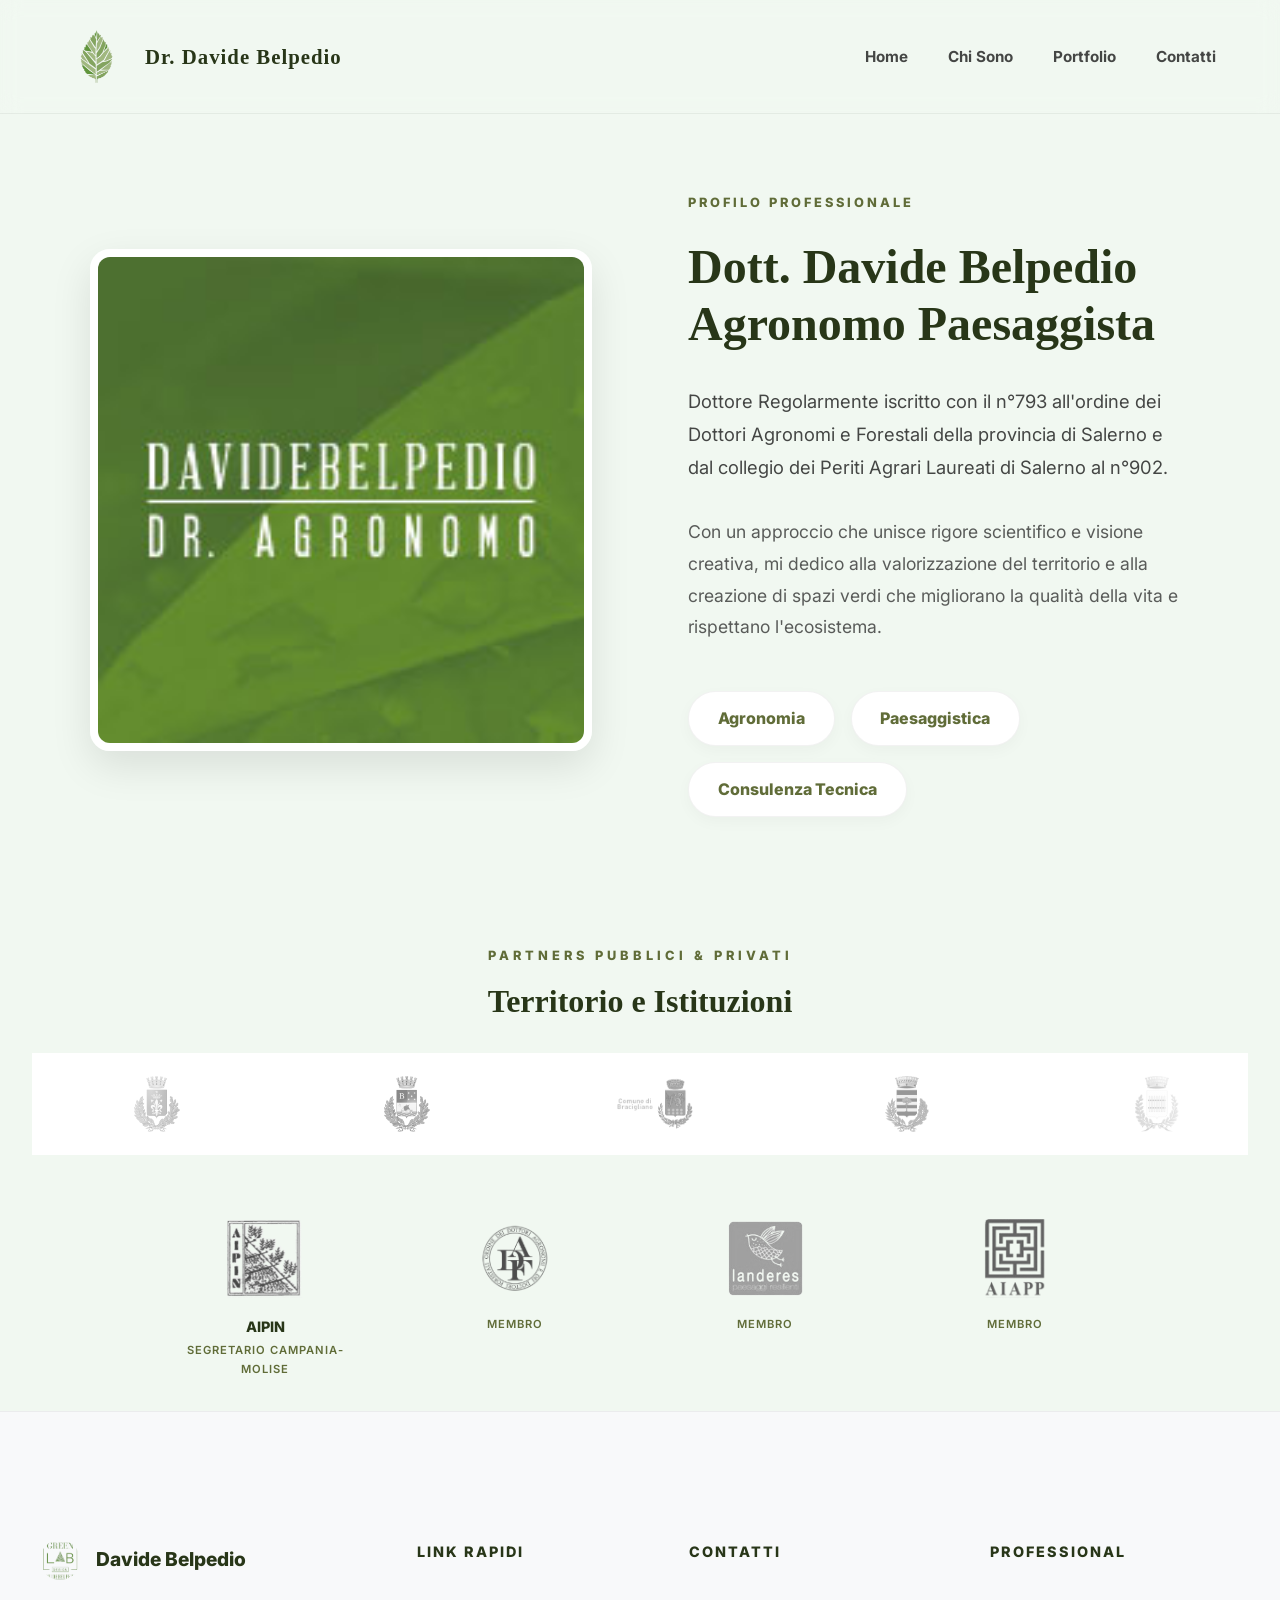
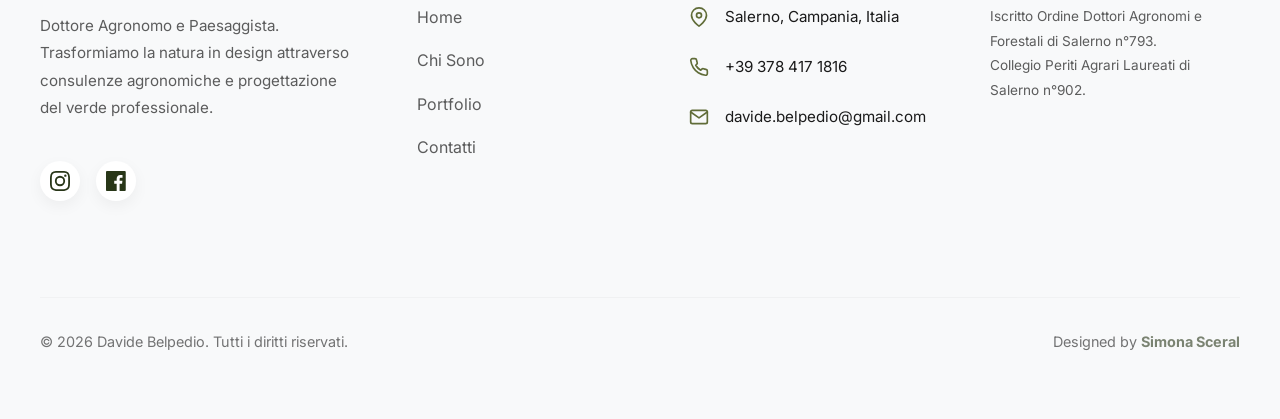
<file: about.html>
<!DOCTYPE html>
<html lang="it">
<head>
    <!-- CONFIGURAZIONE HEAD -->
    <meta charset="UTF-8">
    <meta name="viewport" content="width=device-width, initial-scale=1.0">
    <title>Green Lab Design | Chi Sono - Esperienza e Professionalità</title>
    
    <!-- SEO E META TAGS -->
    <meta name="description" content="Scopri la storia e le qualifiche del Dott. Davide Belpedio, agronomo paesaggista iscritto all'ordine di Salerno.">
    
    <!-- RISORSE ESTERNE -->
    <link rel="icon" type="image/png" href="images/LOGHI/fogliaLOGOSCONTORNATO.png">
    <link rel="apple-touch-icon" href="images/LOGHI/fogliaLOGOSCONTORNATO.png">
    <link rel="stylesheet" href="style.css">
    <link href="https://fonts.googleapis.com/css2?family=Inter:wght@400;600;800&family=Great+Vibes&display=swap" rel="stylesheet">
</head>
<body>
    <!-- ELEMENTI DI TRANSIZIONE -->
    <div class="page-transition"></div>
    <div class="scroll-progress"></div>

    <!-- HEADER E NAVIGAZIONE -->
    <header>
        <nav>
            <a href="index.html" class="logo" aria-label="Torna alla Home">
                <img src="images/LOGHI/fogliaLOGOSCONTORNATO.png" alt="Logo Davide Belpedio" class="logo-img">
                <span class="logo-text">Dr. Davide Belpedio</span>
            </a>
            
            <button class="menu-toggle" aria-label="Apri menu" aria-expanded="false">
                <span></span><span></span><span></span>
            </button>

            <ul id="nav-menu">
                <li><a href="index.html">Home</a></li>
                <li><a href="about.html">Chi Sono</a></li>
                <li><a href="portfolio.html">Portfolio</a></li>
                <li><a href="contacts.html">Contatti</a></li>
            </ul>
        </nav>
    </header>

    <!-- CONTENUTO PRINCIPALE -->
    <main style="max-width: 1200px; margin: 12rem auto 8rem; padding: 0 1.5rem;">
        <!-- SEZIONE BIOGRAFIA -->
        <div class="responsive-flex">
            <div class="reveal-left">
                <img src="images/LOGHI/avatarDavide.jpg" alt="Dott. Davide Belpedio" style="width: 100%; border-radius: 20px; box-shadow: 0 15px 40px rgba(0,0,0,0.1); border: 8px solid white;">
            </div>
            <div class="reveal">
                <h6 style="color: var(--color-leaf); text-transform: uppercase; letter-spacing: 3px; font-weight: 800; margin-bottom: 1.5rem; font-size: 0.8rem;">PROFILO PROFESSIONALE</h6>
                <h1 style="color: var(--color-earth); margin-bottom: 2rem; font-size: clamp(2rem, 5vw, 3rem); line-height: 1.2;">Dott. Davide Belpedio<br>Agronomo Paesaggista</h1>
                <p style="font-size: 1.15rem; color: var(--text-dark); opacity: 0.8; line-height: 1.8; margin-bottom: 2rem;">
                    Dottore Regolarmente iscritto con il n°793 all'ordine dei Dottori Agronomi e Forestali della provincia di Salerno e dal collegio dei Periti Agrari Laureati di Salerno al n°902.
                </p>
                <p style="font-size: 1.1rem; color: var(--text-dark); opacity: 0.7; line-height: 1.8; margin-bottom: 3rem;">
                    Con un approccio che unisce rigore scientifico e visione creativa, mi dedico alla valorizzazione del territorio e alla creazione di spazi verdi che migliorano la qualità della vita e rispettano l'ecosistema.
                </p>
                <div style="display: flex; flex-wrap: wrap; gap: 1rem;">
                    <span style="background: var(--white); color: var(--color-leaf); padding: 0.8rem 1.8rem; border-radius: 50px; font-weight: 800; border: 1px solid rgba(0,0,0,0.05); box-shadow: 0 5px 15px rgba(0,0,0,0.03);">Agronomia</span>
                    <span style="background: var(--white); color: var(--color-leaf); padding: 0.8rem 1.8rem; border-radius: 50px; font-weight: 800; border: 1px solid rgba(0,0,0,0.05); box-shadow: 0 5px 15px rgba(0,0,0,0.03);">Paesaggistica</span>
                    <span style="background: var(--white); color: var(--color-leaf); padding: 0.8rem 1.8rem; border-radius: 50px; font-weight: 800; border: 1px solid rgba(0,0,0,0.05); box-shadow: 0 5px 15px rgba(0,0,0,0.03);">Consulenza Tecnica</span>
                </div>
            </div>
        </div>
    </main>

    <!-- SEZIONE COLLABORAZIONI ISTITUZIONALI (INFINITE SCROLL) -->
    <section class="section-collaborations reveal" style="background-color: transparent; box-shadow: none; margin-top: 0; padding-bottom: 3rem;">
        <div style="text-align: center; padding-bottom: 1.5rem;">
            <h6 style="color: var(--color-leaf); letter-spacing: 4px; margin-bottom: 0.5rem; font-size: 0.8rem; font-weight: 800; text-transform: uppercase;">Partners Pubblici & Privati</h6>
            <h2 style="font-size: 2rem; color: var(--color-earth); font-weight: 800;">Territorio e Istituzioni</h2>
        </div>

        <div class="logos-slider">
            <div class="logos-slider-track">
                <!-- Prima serie di loghi -->
                <div class="logo-slide"><img src="images/loghi-comuni/comuneAcerra.png" alt="Comune di Acerra"></div>
                <div class="logo-slide"><img src="images/loghi-comuni/comuneBacoli.png" alt="Comune di Bacoli"></div>
                <div class="logo-slide"><img src="images/loghi-comuni/comuneBracigliano.png" alt="Comune di Bracigliano"></div>
                <div class="logo-slide"><img src="images/loghi-comuni/comuneCalvanico.png" alt="Comune di Calvanico"></div>
                <div class="logo-slide"><img src="images/loghi-comuni/comuneCancelloArnone.png" alt="Comune di Cancello ed Arnone"></div>
                <div class="logo-slide"><img src="images/loghi-comuni/comuneCasolaNapoli.png" alt="Comune di Casola di Napoli"></div>
                <div class="logo-slide"><img src="images/loghi-comuni/comuneMassaDiSomma.png" alt="Comune di Massa di Somma"></div>
                <div class="logo-slide"><img src="images/loghi-comuni/comunePagani.png" alt="Comune di Pagani"></div>
                <div class="logo-slide"><img src="images/loghi-comuni/comunePimonte.png" alt="Comune di Pimonte"></div>
                <div class="logo-slide"><img src="images/loghi-comuni/comunePompei.png" alt="Comune di Pompei"></div>
                <div class="logo-slide"><img src="images/loghi-comuni/comuneSanSossio.png" alt="Comune di San Sossio Baronia"></div>
                <div class="logo-slide"><img src="images/loghi-comuni/comuneSantAnastasia.png" alt="Comune di Sant'Anastasia"></div>
                <div class="logo-slide"><img src="images/loghi-comuni/comuneSantAntonioAbate.png" alt="Comune di Sant'Antonio Abate"></div>
                <div class="logo-slide"><img src="images/loghi-comuni/osservatorioFaunisticoBitetto.png" alt="Osservatorio Faunistico Bitetto"></div>
                <div class="logo-slide"><img src="images/loghi-comuni/unisa.png" alt="Università degli Studi di Salerno"></div>
                <div class="logo-slide"><img src="images/loghi-comuni/legaAmbiente.png" alt="Legambiente"></div>
                
                <!-- Seconda serie identica per il loop infinito -->
                <div class="logo-slide"><img src="images/loghi-comuni/comuneAcerra.png" alt="Comune di Acerra"></div>
                <div class="logo-slide"><img src="images/loghi-comuni/comuneBacoli.png" alt="Comune di Bacoli"></div>
                <div class="logo-slide"><img src="images/loghi-comuni/comuneBracigliano.png" alt="Comune di Bracigliano"></div>
                <div class="logo-slide"><img src="images/loghi-comuni/comuneCalvanico.png" alt="Comune di Calvanico"></div>
                <div class="logo-slide"><img src="images/loghi-comuni/comuneCancelloArnone.png" alt="Comune di Cancello ed Arnone"></div>
                <div class="logo-slide"><img src="images/loghi-comuni/comuneCasolaNapoli.png" alt="Comune di Casola di Napoli"></div>
                <div class="logo-slide"><img src="images/loghi-comuni/comuneMassaDiSomma.png" alt="Comune di Massa di Somma"></div>
                <div class="logo-slide"><img src="images/loghi-comuni/comunePagani.png" alt="Comune di Pagani"></div>
                <div class="logo-slide"><img src="images/loghi-comuni/comunePimonte.png" alt="Comune di Pimonte"></div>
                <div class="logo-slide"><img src="images/loghi-comuni/comunePompei.png" alt="Comune di Pompei"></div>
                <div class="logo-slide"><img src="images/loghi-comuni/comuneSanSossio.png" alt="Comune di San Sossio Baronia"></div>
                <div class="logo-slide"><img src="images/loghi-comuni/comuneSantAnastasia.png" alt="Comune di Sant'Anastasia"></div>
                <div class="logo-slide"><img src="images/loghi-comuni/comuneSantAntonioAbate.png" alt="Comune di Sant'Antonio Abate"></div>
                <div class="logo-slide"><img src="images/loghi-comuni/osservatorioFaunisticoBitetto.png" alt="Osservatorio Faunistico Bitetto"></div>
                <div class="logo-slide"><img src="images/loghi-comuni/unisa.png" alt="Università degli Studi di Salerno"></div>
                <div class="logo-slide"><img src="images/loghi-comuni/legaAmbiente.png" alt="Legambiente"></div>
            </div>
        </div>

        <!-- NUOVA SEZIONE INCARICHI E AFFILIAZIONI (STATICA) -->
        <div style="max-width: 1000px; margin: 4rem auto 0; padding: 0 1.5rem;">
            <div style="display: grid; grid-template-columns: repeat(auto-fit, minmax(200px, 1fr)); gap: 3rem; text-align: center;">
                
                <!-- Logo AIPIN (Logo 3) -->
                <div class="reveal" style="display: flex; flex-direction: column; align-items: center; gap: 1rem;">
                    <div style="height: 80px; display: flex; align-items: center; justify-content: center;">
                        <img src="images/loghi-comuni/logo3.png" alt="Logo AIPIN" style="max-height: 100%; width: auto; filter: grayscale(1); transition: all 0.4s ease;" onmouseover="this.style.filter='grayscale(0)'" onmouseout="this.style.filter='grayscale(1)'">
                    </div>
                    <div>
                        <h4 style="color: var(--color-earth); font-size: 0.9rem; margin-bottom: 0.1rem; font-weight: 800;">AIPIN</h4>
                        <p style="color: var(--color-leaf); font-size: 0.7rem; font-weight: 600; text-transform: uppercase; letter-spacing: 1px;">Segretario Campania-Molise</p>
                    </div>
                </div>

                <!-- Associazione 1 (Logo 1) -->
                <div class="reveal" style="display: flex; flex-direction: column; align-items: center; gap: 1rem; transition-delay: 0.1s;">
                    <div style="height: 80px; display: flex; align-items: center; justify-content: center;">
                        <img src="images/loghi-comuni/logo1.png" alt="Associazione" style="max-height: 100%; width: auto; filter: grayscale(1); transition: all 0.4s ease;" onmouseover="this.style.filter='grayscale(0)'" onmouseout="this.style.filter='grayscale(1)'">
                    </div>
                    <div>
                        <p style="color: var(--color-leaf); font-size: 0.7rem; font-weight: 600; text-transform: uppercase; letter-spacing: 1px;">Membro</p>
                    </div>
                </div>

                <!-- Associazione 2 (Logo 2) -->
                <div class="reveal" style="display: flex; flex-direction: column; align-items: center; gap: 1rem; transition-delay: 0.2s;">
                    <div style="height: 80px; display: flex; align-items: center; justify-content: center;">
                        <img src="images/loghi-comuni/logo2.png" alt="Associazione" style="max-height: 100%; width: auto; filter: grayscale(1); transition: all 0.4s ease;" onmouseover="this.style.filter='grayscale(0)'" onmouseout="this.style.filter='grayscale(1)'">
                    </div>
                    <div>
                        <p style="color: var(--color-leaf); font-size: 0.7rem; font-weight: 600; text-transform: uppercase; letter-spacing: 1px;">Membro</p>
                    </div>
                </div>

                <!-- Associazione 4 (Logo 4) -->
                <div class="reveal" style="display: flex; flex-direction: column; align-items: center; gap: 1rem; transition-delay: 0.3s;">
                    <div style="height: 80px; display: flex; align-items: center; justify-content: center;">
                        <img src="images/loghi-comuni/logo4.png" alt="Associazione" style="max-height: 100%; width: auto; filter: grayscale(1); transition: all 0.4s ease;" onmouseover="this.style.filter='grayscale(0)'" onmouseout="this.style.filter='grayscale(1)'">
                    </div>
                    <div>
                        <p style="color: var(--color-leaf); font-size: 0.7rem; font-weight: 600; text-transform: uppercase; letter-spacing: 1px;">Membro</p>
                    </div>
                </div>

            </div>
        </div>
    </section>

    <!-- BOTTONE TORNA SU -->
    <a href="#" class="back-to-top" id="backToTop" aria-label="Torna su">
        <svg viewBox="0 0 24 24" fill="none" stroke="currentColor" stroke-width="3" stroke-linecap="round" stroke-linejoin="round"><polyline points="18 15 12 9 6 15"></polyline></svg>
    </a>

    <!-- FOOTER -->
    <footer>
        <div class="footer-container">
            <div class="footer-column reveal">
                <a href="index.html" class="footer-logo">
                    <img src="images/LOGHI/LOGOgreenLabSCONTORNATO.png" alt="Green Lab Design logo">
                    <span class="footer-logo-text">Davide Belpedio</span>
                </a>
                <p class="footer-desc">Dottore Agronomo e Paesaggista. Trasformiamo la natura in design attraverso consulenze agronomiche e progettazione del verde professionale.</p>
                <div class="footer-social-icons">
                    <a href="https://www.instagram.com/green_labdesign/" target="_blank" class="footer-social-link" aria-label="Instagram">
                        <svg viewBox="0 0 24 24" fill="currentColor" width="20" height="20"><path d="M12 2.163c3.204 0 3.584.012 4.85.07 3.252.148 4.771 1.691 4.919 4.919.058 1.265.069 1.645.069 4.849 0 3.205-.012 3.584-.069 4.849-.149 3.225-1.664 4.771-4.919 4.919-1.266.058-1.644.07-4.85.07-3.204 0-3.584-.012-4.849-.07-3.26-.149-4.771-1.699-4.919-4.92-.058-1.265-.07-1.644-.07-4.849 0-3.204.013-3.583.07-4.849.149-3.227 1.664-4.771 4.919-4.919 1.266-.057 1.645-.069 4.849-.069zM12 0C8.741 0 8.333.014 7.053.072 2.695.272.273 2.69.073 7.052.014 8.333 0 8.741 0 12c0 3.259.014 3.668.072 4.948.2 4.358 2.618 6.78 6.98 6.98 1.281.058 1.689.072 4.948.072 3.259 0 3.668-.014 4.948-.072 4.354-.2 6.782-2.618 6.979-6.98.059-1.28.073-1.689.073-4.948 0-3.259-.014-3.667-.072-4.947-.196-4.354-2.617-6.78-6.979-6.98C15.668.014 15.259 0 12 0zm0 5.838a6.162 6.162 0 100 12.324 6.162 6.162 0 000-12.324zM12 16a4 4 0 110-8 4 4 0 010 8zm6.406-11.845a1.44 1.44 0 100 2.881 1.44 1.44 0 000-2.881z"/></svg>
                    </a>
                    <a href="https://www.facebook.com/profile.php?id=100054199913680&locale=it_IT" target="_blank" class="footer-social-link" aria-label="Facebook">
                        <svg viewBox="0 0 24 24" fill="currentColor" width="20" height="20"><path d="M22.675 0h-21.35c-.732 0-1.325.593-1.325 1.325v21.351c0 .731.593 1.324 1.325 1.324h11.495v-8.74h-2.94v-3.411h2.94v-2.511c0-2.915 1.781-4.502 4.38-4.502 1.245 0 2.316.093 2.628.134v3.046l-1.803.001c-1.414 0-1.687.672-1.687 1.658v2.174h3.37l-.439 3.411h-2.931v8.74h6.027c.732 0 1.325-.593 1.325-1.324v-21.351c0-.732-.593-1.325-1.325-1.325z"/></svg>
                    </a>
                </div>
            </div>

            <div class="footer-column reveal" style="transition-delay: 0.1s;">
                <h4>Link Rapidi</h4>
                <ul class="footer-links">
                    <li><a href="index.html">Home</a></li>
                    <li><a href="about.html">Chi Sono</a></li>
                    <li><a href="portfolio.html">Portfolio</a></li>
                    <li><a href="contacts.html">Contatti</a></li>
                </ul>
            </div>

            <div class="footer-column reveal" style="transition-delay: 0.2s;">
                <h4>Contatti</h4>
                <div class="footer-contact-item">
                    <svg viewBox="0 0 24 24" fill="none" stroke="currentColor" stroke-width="2" stroke-linecap="round" stroke-linejoin="round"><path d="M21 10c0 7-9 13-9 13s-9-6-9-13a9 9 0 0 1 18 0z"/><circle cx="12" cy="10" r="3"/></svg>
                    <span>Salerno, Campania, Italia</span>
                </div>
                <div class="footer-contact-item">
                    <svg viewBox="0 0 24 24" fill="none" stroke="currentColor" stroke-width="2" stroke-linecap="round" stroke-linejoin="round"><path d="M22 16.92v3a2 2 0 0 1-2.18 2 19.79 19.79 0 0 1-8.63-3.07 19.5 19.5 0 0 1-6-6 19.79 19.79 0 0 1-3.07-8.67A2 2 0 0 1 4.11 2h3a2 2 0 0 1 2 1.72 12.84 12.84 0 0 0 .7 2.81 2 2 0 0 1-.45 2.11L8.09 9.91a16 16 0 0 0 6 6l1.27-1.27a2 2 0 0 1 2.11-.45 12.84 12.84 0 0 0 2.81.7A2 2 0 0 1 22 16.92z"/></svg>
                    <span>+39 378 417 1816</span>
                </div>
                <div class="footer-contact-item">
                    <svg viewBox="0 0 24 24" fill="none" stroke="currentColor" stroke-width="2" stroke-linecap="round" stroke-linejoin="round"><path d="M4 4h16c1.1 0 2 .9 2 2v12c0 1.1-.9 2-2 2H4c-1.1 0-2-.9-2-2V6c0-1.1.9-2 2-2z"/><polyline points="22,6 12,13 2,6"/></svg>
                    <span>davide.belpedio@gmail.com</span>
                </div>
            </div>

            <div class="footer-column reveal" style="transition-delay: 0.3s;">
                <h4>Professional</h4>
                <p class="footer-desc" style="font-size: 0.85rem;">Iscritto Ordine Dottori Agronomi e Forestali di Salerno n°793.<br>Collegio Periti Agrari Laureati di Salerno n°902.</p>
            </div>
        </div>

        <div class="footer-bottom">
            <p>&copy; <span id="currentYear"></span> Davide Belpedio. Tutti i diritti riservati.</p>
            <div class="designer-signature">
                Designed by <span class="signature-name">Simona Sceral</span>
            </div>
        </div>
    </footer>

    <!-- LOGICA JAVASCRIPT -->
    <script>
        // Transizione Pagina al caricamento
        window.addEventListener('load', () => {
            document.querySelector('.page-transition').classList.add('active');
        });

        // Toggle Menu Hamburger
        const menuToggle = document.querySelector('.menu-toggle');
        const navMenu = document.querySelector('#nav-menu');
        menuToggle.addEventListener('click', () => {
            const expanded = menuToggle.getAttribute('aria-expanded') === 'true';
            menuToggle.setAttribute('aria-expanded', !expanded);
            navMenu.classList.toggle('active');
        });

        // Intersection Observer per animazioni reveal
        const revealObserver = new IntersectionObserver((entries) => {
            entries.forEach(entry => {
                if (entry.isIntersecting) {
                    entry.target.classList.add('active');
                    revealObserver.unobserve(entry.target);
                }
            });
        }, { threshold: 0.1 });
        document.querySelectorAll('.reveal, .reveal-left').forEach(el => revealObserver.observe(el));

        // Logica Scroll Header, Progress Bar e Back to Top
        window.addEventListener('scroll', () => {
            const header = document.querySelector('header');
            const progress = document.querySelector('.scroll-progress');
            const backToTop = document.getElementById('backToTop');
            const scrollPercent = (window.scrollY / (document.documentElement.scrollHeight - window.innerHeight)) * 100;
            if (progress) progress.style.width = `${scrollPercent}%`;
            
            if (header && window.scrollY > 50) header.classList.add('scrolled');
            else if (header) header.classList.remove('scrolled');

            if (backToTop && window.scrollY > 500) backToTop.classList.add('visible');
            else if (backToTop) backToTop.classList.remove('visible');
        });

        // Imposta automaticamente l'anno corrente nel footer
        document.getElementById('currentYear').textContent = new Date().getFullYear();

        // Gestione click Back to Top
        document.getElementById('backToTop').addEventListener('click', (e) => {
            e.preventDefault();
            window.scrollTo({ top: 0, behavior: 'smooth' });
        });
    </script>
</body>
</html>
</file>
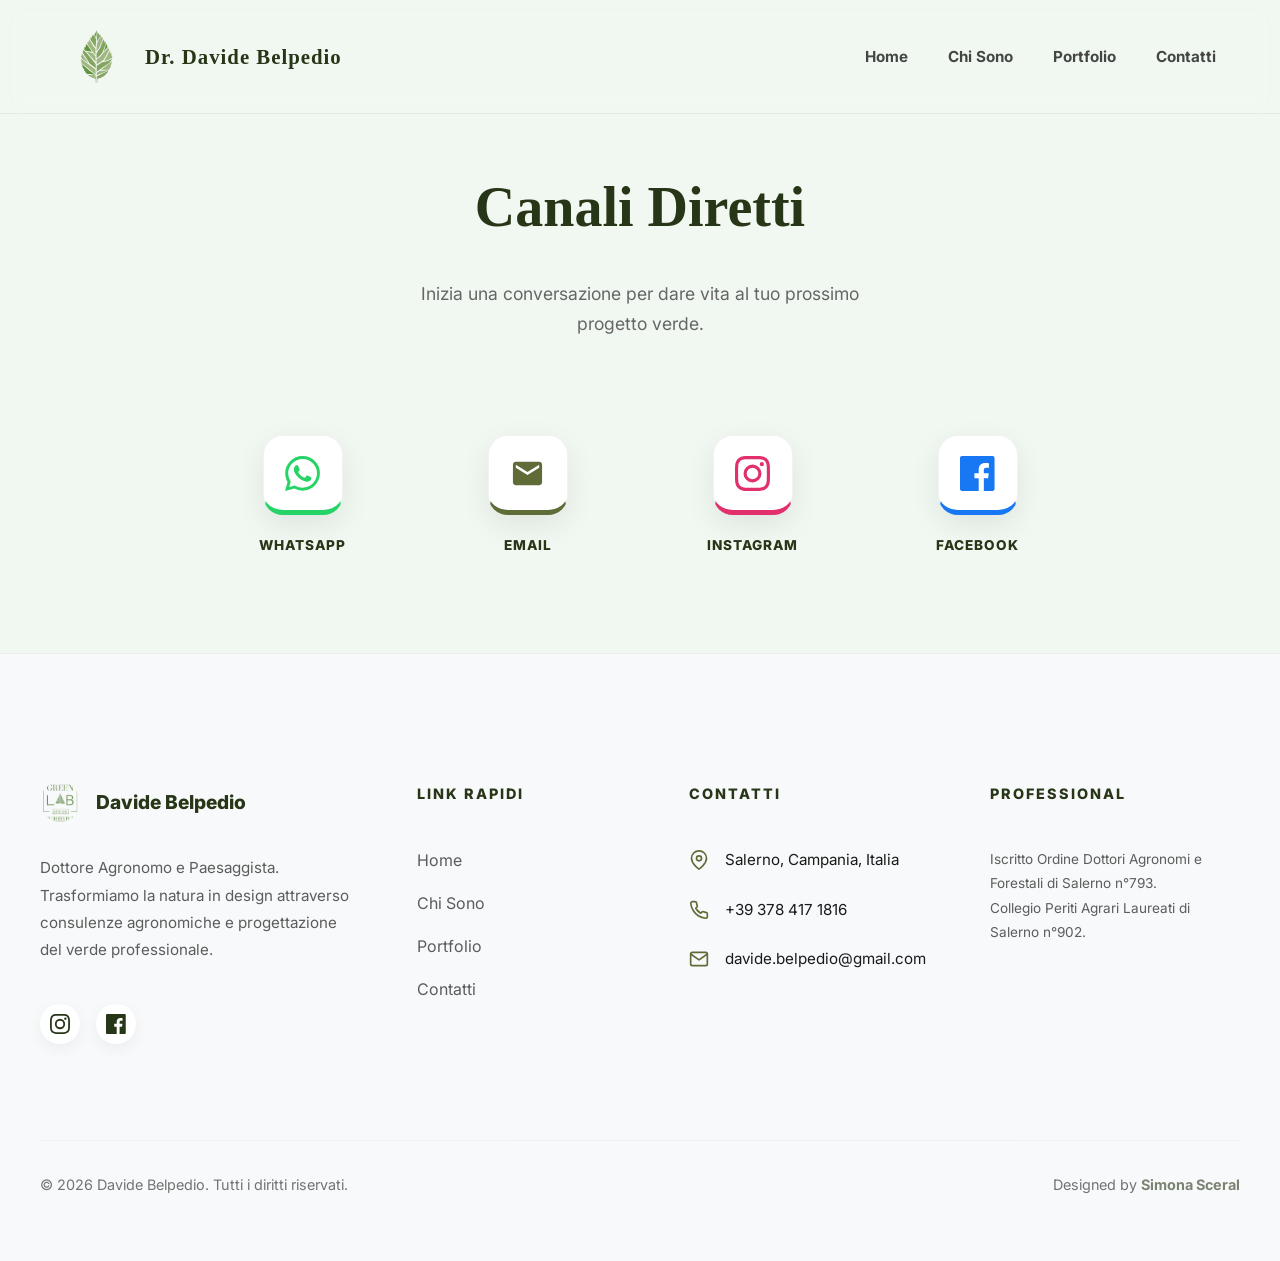
<file: contacts.html>
<!DOCTYPE html>
<html lang="it">
<head>
    <!-- CONFIGURAZIONE HEAD -->
    <meta charset="UTF-8">
    <meta name="viewport" content="width=device-width, initial-scale=1.0">
    <title>Green Lab Design | Contatti - Prenota una Consulenza</title>
    
    <!-- SEO E META TAGS -->
    <meta name="description" content="Mettiti in contatto con il Dott. Davide Belpedio via WhatsApp, Email o Social. Disponibile per consulenze agronomiche a Salerno.">
    
    <!-- RISORSE ESTERNE -->
    <link rel="icon" type="image/png" href="images/LOGHI/fogliaLOGOSCONTORNATO.png">
    <link rel="apple-touch-icon" href="images/LOGHI/fogliaLOGOSCONTORNATO.png">
    <link rel="stylesheet" href="style.css">
    <link href="https://fonts.googleapis.com/css2?family=Inter:wght@400;600;800&family=Great+Vibes&display=swap" rel="stylesheet">
</head>
<body class="body-contacts">
    <!-- ELEMENTI DI TRANSIZIONE -->
    <div class="page-transition"></div>
    <div class="scroll-progress"></div>

    <!-- HEADER E NAVIGAZIONE -->
    <header>
        <nav>
            <a href="index.html" class="logo" aria-label="Torna alla Home">
                <img src="images/LOGHI/fogliaLOGOSCONTORNATO.png" alt="Logo Davide Belpedio" class="logo-img">
                <span class="logo-text">Dr. Davide Belpedio</span>
            </a>
            
            <button class="menu-toggle" aria-label="Apri menu" aria-expanded="false">
                <span></span><span></span><span></span>
            </button>

            <ul id="nav-menu">
                <li><a href="index.html">Home</a></li>
                <li><a href="about.html">Chi Sono</a></li>
                <li><a href="portfolio.html">Portfolio</a></li>
                <li><a href="contacts.html">Contatti</a></li>
            </ul>
        </nav>
    </header>

    <!-- CONTENUTO PRINCIPALE -->
    <main style="max-width: 1200px; margin: 10rem auto 6rem; padding: 0 1.5rem; text-align: center;">
        <!-- TITOLO PAGINA -->
        <div style="margin-bottom: 6rem;" class="reveal">
            <h1 style="color: var(--color-earth); font-size: 3.5rem; margin-bottom: 1.5rem;">Canali Diretti</h1>
            <p style="color: #666; font-size: 1.1rem; max-width: 500px; margin: 0 auto;">Inizia una conversazione per dare vita al tuo prossimo progetto verde.</p>
        </div>

        <!-- GRIGLIA CONTATTI SOCIAL -->
        <div class="contact-grid">
            <!-- WHATSAPP -->
            <a href="https://wa.me/393784171816" target="_blank" class="app-icon-card reveal" aria-label="Contatta via WhatsApp">
                <div class="app-icon icon-wa">
                    <svg viewBox="0 0 24 24" fill="currentColor">
                        <path d="M17.472 14.382c-.297-.149-1.758-.867-2.03-.967-.273-.099-.471-.148-.67.15-.197.297-.767.966-.94 1.164-.173.199-.347.223-.644.075-.297-.15-1.255-.463-2.39-1.475-.883-.788-1.48-1.761-1.653-2.059-.173-.297-.018-.458.13-.606.134-.133.298-.347.446-.52.149-.174.198-.298.298-.497.099-.198.05-.371-.025-.52-.075-.149-.669-1.612-.916-2.207-.242-.579-.487-.5-.669-.51-.173-.008-.371-.01-.57-.01-.198 0-.52.074-.792.372-.272.297-1.04 1.016-1.04 2.479 0 1.462 1.065 2.875 1.213 3.074.149.198 2.096 3.2 5.077 4.487.709.306 1.262.489 1.694.625.712.227 1.36.195 1.871.118.571-.085 1.758-.719 2.006-1.413.248-.694.248-1.289.173-1.413-.074-.124-.272-.198-.57-.347m-5.421 7.403h-.004a9.87 9.87 0 01-5.031-1.378l-.361-.214-3.741.982.998-3.648-.235-.374a9.86 9.86 0 01-1.51-5.26c.001-5.45 4.436-9.884 9.888-9.884 2.64 0 5.122 1.03 6.988 2.898a9.825 9.825 0 012.893 6.994c-.003 5.45-4.437 9.884-9.885 9.884m8.413-18.297A11.815 11.815 0 0012.05 0C5.495 0 .16 5.335.157 11.892c0 2.096.547 4.142 1.588 5.945L.057 24l6.305-1.654a11.882 11.882 0 005.683 1.448h.005c6.554 0 11.89-5.335 11.893-11.893a11.821 11.821 0 00-3.48-8.413z"/>
                    </svg>
                </div>
                <span>WhatsApp</span>
            </a>

            <!-- EMAIL -->
            <a href="mailto:davide.belpedio@gmail.com" class="app-icon-card reveal" style="transition-delay: 0.1s;" aria-label="Invia un'Email">
                <div class="app-icon icon-mail">
                    <svg viewBox="0 0 24 24" fill="currentColor">
                        <path d="M20 4H4c-1.1 0-1.99.9-1.99 2L2 18c0 1.1.9 2 2 2h16c1.1 0 2-.9 2-2V6c0-1.1-.9-2-2-2zm0 4l-8 5-8-5V6l8 5 8-5v2z"/>
                    </svg>
                </div>
                <span>Email</span>
            </a>

            <!-- INSTAGRAM -->
            <a href="https://www.instagram.com/green_labdesign/" target="_blank" class="app-icon-card reveal" style="transition-delay: 0.2s;" aria-label="Segui su Instagram">
                <div class="app-icon icon-ig">
                    <svg viewBox="0 0 24 24" fill="currentColor">
                        <path d="M12 2.163c3.204 0 3.584.012 4.85.07 3.252.148 4.771 1.691 4.919 4.919.058 1.265.069 1.645.069 4.849 0 3.205-.012 3.584-.069 4.849-.149 3.225-1.664 4.771-4.919 4.919-1.266.058-1.644.07-4.85.07-3.204 0-3.584-.012-4.849-.07-3.26-.149-4.771-1.699-4.919-4.92-.058-1.265-.07-1.644-.07-4.849 0-3.204.013-3.583.07-4.849.149-3.227 1.664-4.771 4.919-4.919 1.266-.057 1.645-.069 4.849-.069zM12 0C8.741 0 8.333.014 7.053.072 2.695.272.273 2.69.073 7.052.014 8.333 0 8.741 0 12c0 3.259.014 3.668.072 4.948.2 4.358 2.618 6.78 6.98 6.98 1.281.058 1.689.072 4.948.072 3.259 0 3.668-.014 4.948-.072 4.354-.2 6.782-2.618 6.979-6.98.059-1.28.073-1.689.073-4.948 0-3.259-.014-3.667-.072-4.947-.196-4.354-2.617-6.78-6.979-6.98C15.668.014 15.259 0 12 0zm0 5.838a6.162 6.162 0 100 12.324 6.162 6.162 0 000-12.324zM12 16a4 4 0 110-8 4 4 0 010 8zm6.406-11.845a1.44 1.44 0 100 2.881 1.44 1.44 0 000-2.881z"/>
                    </svg>
                </div>
                <span>Instagram</span>
            </a>

            <!-- FACEBOOK -->
            <a href="https://www.facebook.com/profile.php?id=100054199913680&locale=it_IT" target="_blank" class="app-icon-card reveal" style="transition-delay: 0.3s;" aria-label="Segui su Facebook">
                <div class="app-icon icon-fb">
                    <svg viewBox="0 0 24 24" fill="currentColor">
                        <path d="M22.675 0h-21.35c-.732 0-1.325.593-1.325 1.325v21.351c0 .731.593 1.324 1.325 1.324h11.495v-8.74h-2.94v-3.411h2.94v-2.511c0-2.915 1.781-4.502 4.38-4.502 1.245 0 2.316.093 2.628.134v3.046l-1.803.001c-1.414 0-1.687.672-1.687 1.658v2.174h3.37l-.439 3.411h-2.931v8.74h6.027c.732 0 1.325-.593 1.325-1.324v-21.351c0-.732-.593-1.325-1.325-1.325z"/>
                    </svg>
                </div>
                <span>Facebook</span>
            </a>
        </div>
    </main>

    <!-- BOTTONE TORNA SU -->
    <a href="#" class="back-to-top" id="backToTop" aria-label="Torna su">
        <svg viewBox="0 0 24 24" fill="none" stroke="currentColor" stroke-width="3" stroke-linecap="round" stroke-linejoin="round"><polyline points="18 15 12 9 6 15"></polyline></svg>
    </a>

    <!-- FOOTER -->
    <footer>
        <div class="footer-container">
            <div class="footer-column reveal">
                <a href="index.html" class="footer-logo">
                    <img src="images/LOGHI/LOGOgreenLabSCONTORNATO.png" alt="Green Lab Design logo">
                    <span class="footer-logo-text">Davide Belpedio</span>
                </a>
                <p class="footer-desc">Dottore Agronomo e Paesaggista. Trasformiamo la natura in design attraverso consulenze agronomiche e progettazione del verde professionale.</p>
                <div class="footer-social-icons">
                    <a href="https://www.instagram.com/green_labdesign/" target="_blank" class="footer-social-link" aria-label="Instagram">
                        <svg viewBox="0 0 24 24" fill="currentColor" width="20" height="20"><path d="M12 2.163c3.204 0 3.584.012 4.85.07 3.252.148 4.771 1.691 4.919 4.919.058 1.265.069 1.645.069 4.849 0 3.205-.012 3.584-.069 4.849-.149 3.225-1.664 4.771-4.919 4.919-1.266.058-1.644.07-4.85.07-3.204 0-3.584-.012-4.849-.07-3.26-.149-4.771-1.699-4.919-4.92-.058-1.265-.07-1.644-.07-4.849 0-3.204.013-3.583.07-4.849.149-3.227 1.664-4.771 4.919-4.919 1.266-.057 1.645-.069 4.849-.069zM12 0C8.741 0 8.333.014 7.053.072 2.695.272.273 2.69.073 7.052.014 8.333 0 8.741 0 12c0 3.259.014 3.668.072 4.948.2 4.358 2.618 6.78 6.98 6.98 1.281.058 1.689.072 4.948.072 3.259 0 3.668-.014 4.948-.072 4.354-.2 6.782-2.618 6.979-6.98.059-1.28.073-1.689.073-4.948 0-3.259-.014-3.667-.072-4.947-.196-4.354-2.617-6.78-6.979-6.98C15.668.014 15.259 0 12 0zm0 5.838a6.162 6.162 0 100 12.324 6.162 6.162 0 000-12.324zM12 16a4 4 0 110-8 4 4 0 010 8zm6.406-11.845a1.44 1.44 0 100 2.881 1.44 1.44 0 000-2.881z"/></svg>
                    </a>
                    <a href="https://www.facebook.com/profile.php?id=100054199913680&locale=it_IT" target="_blank" class="footer-social-link" aria-label="Facebook">
                        <svg viewBox="0 0 24 24" fill="currentColor" width="20" height="20"><path d="M22.675 0h-21.35c-.732 0-1.325.593-1.325 1.325v21.351c0 .731.593 1.324 1.325 1.324h11.495v-8.74h-2.94v-3.411h2.94v-2.511c0-2.915 1.781-4.502 4.38-4.502 1.245 0 2.316.093 2.628.134v3.046l-1.803.001c-1.414 0-1.687.672-1.687 1.658v2.174h3.37l-.439 3.411h-2.931v8.74h6.027c.732 0 1.325-.593 1.325-1.324v-21.351c0-.732-.593-1.325-1.325-1.325z"/></svg>
                    </a>
                </div>
            </div>

            <div class="footer-column reveal" style="transition-delay: 0.1s;">
                <h4>Link Rapidi</h4>
                <ul class="footer-links">
                    <li><a href="index.html">Home</a></li>
                    <li><a href="about.html">Chi Sono</a></li>
                    <li><a href="portfolio.html">Portfolio</a></li>
                    <li><a href="contacts.html">Contatti</a></li>
                </ul>
            </div>

            <div class="footer-column reveal" style="transition-delay: 0.2s;">
                <h4>Contatti</h4>
                <div class="footer-contact-item">
                    <svg viewBox="0 0 24 24" fill="none" stroke="currentColor" stroke-width="2" stroke-linecap="round" stroke-linejoin="round"><path d="M21 10c0 7-9 13-9 13s-9-6-9-13a9 9 0 0 1 18 0z"/><circle cx="12" cy="10" r="3"/></svg>
                    <span>Salerno, Campania, Italia</span>
                </div>
                <div class="footer-contact-item">
                    <svg viewBox="0 0 24 24" fill="none" stroke="currentColor" stroke-width="2" stroke-linecap="round" stroke-linejoin="round"><path d="M22 16.92v3a2 2 0 0 1-2.18 2 19.79 19.79 0 0 1-8.63-3.07 19.5 19.5 0 0 1-6-6 19.79 19.79 0 0 1-3.07-8.67A2 2 0 0 1 4.11 2h3a2 2 0 0 1 2 1.72 12.84 12.84 0 0 0 .7 2.81 2 2 0 0 1-.45 2.11L8.09 9.91a16 16 0 0 0 6 6l1.27-1.27a2 2 0 0 1 2.11-.45 12.84 12.84 0 0 0 2.81.7A2 2 0 0 1 22 16.92z"/></svg>
                    <span>+39 378 417 1816</span>
                </div>
                <div class="footer-contact-item">
                    <svg viewBox="0 0 24 24" fill="none" stroke="currentColor" stroke-width="2" stroke-linecap="round" stroke-linejoin="round"><path d="M4 4h16c1.1 0 2 .9 2 2v12c0 1.1-.9 2-2 2H4c-1.1 0-2-.9-2-2V6c0-1.1.9-2 2-2z"/><polyline points="22,6 12,13 2,6"/></svg>
                    <span>davide.belpedio@gmail.com</span>
                </div>
            </div>

            <div class="footer-column reveal" style="transition-delay: 0.3s;">
                <h4>Professional</h4>
                <p class="footer-desc" style="font-size: 0.85rem;">Iscritto Ordine Dottori Agronomi e Forestali di Salerno n°793.<br>Collegio Periti Agrari Laureati di Salerno n°902.</p>
            </div>
        </div>

        <div class="footer-bottom">
            <p>&copy; 2026 Davide Belpedio. Tutti i diritti riservati.</p>
            <div class="designer-signature">
                Designed by <span class="signature-name">Simona Sceral</span>
            </div>
        </div>
    </footer>

    <!-- LOGICA JAVASCRIPT -->
    <script>
        // Transizione Pagina al caricamento
        window.addEventListener('load', () => {
            document.querySelector('.page-transition').classList.add('active');
        });

        // Toggle Menu Hamburger
        const menuToggle = document.querySelector('.menu-toggle');
        const navMenu = document.querySelector('#nav-menu');
        menuToggle.addEventListener('click', () => {
            const expanded = menuToggle.getAttribute('aria-expanded') === 'true';
            menuToggle.setAttribute('aria-expanded', !expanded);
            navMenu.classList.toggle('active');
        });

        // Intersection Observer per animazioni reveal
        const revealObserver = new IntersectionObserver((entries) => {
            entries.forEach(entry => {
                if (entry.isIntersecting) {
                    entry.target.classList.add('active');
                    revealObserver.unobserve(entry.target);
                }
            });
        }, { threshold: 0.1 });
        document.querySelectorAll('.reveal').forEach(el => revealObserver.observe(el));

        // Logica Scroll Header e Back to Top
        window.addEventListener('scroll', () => {
            const header = document.querySelector('header');
            const backToTop = document.getElementById('backToTop');
            if (header && window.scrollY > 50) header.classList.add('scrolled');
            else if (header) header.classList.remove('scrolled');

            if (backToTop && window.scrollY > 500) backToTop.classList.add('visible');
            else if (backToTop) backToTop.classList.remove('visible');
        });

        // Gestione click Back to Top
        document.getElementById('backToTop').addEventListener('click', (e) => {
            e.preventDefault();
            window.scrollTo({ top: 0, behavior: 'smooth' });
        });
    </script>
</body>
</html>
</file>
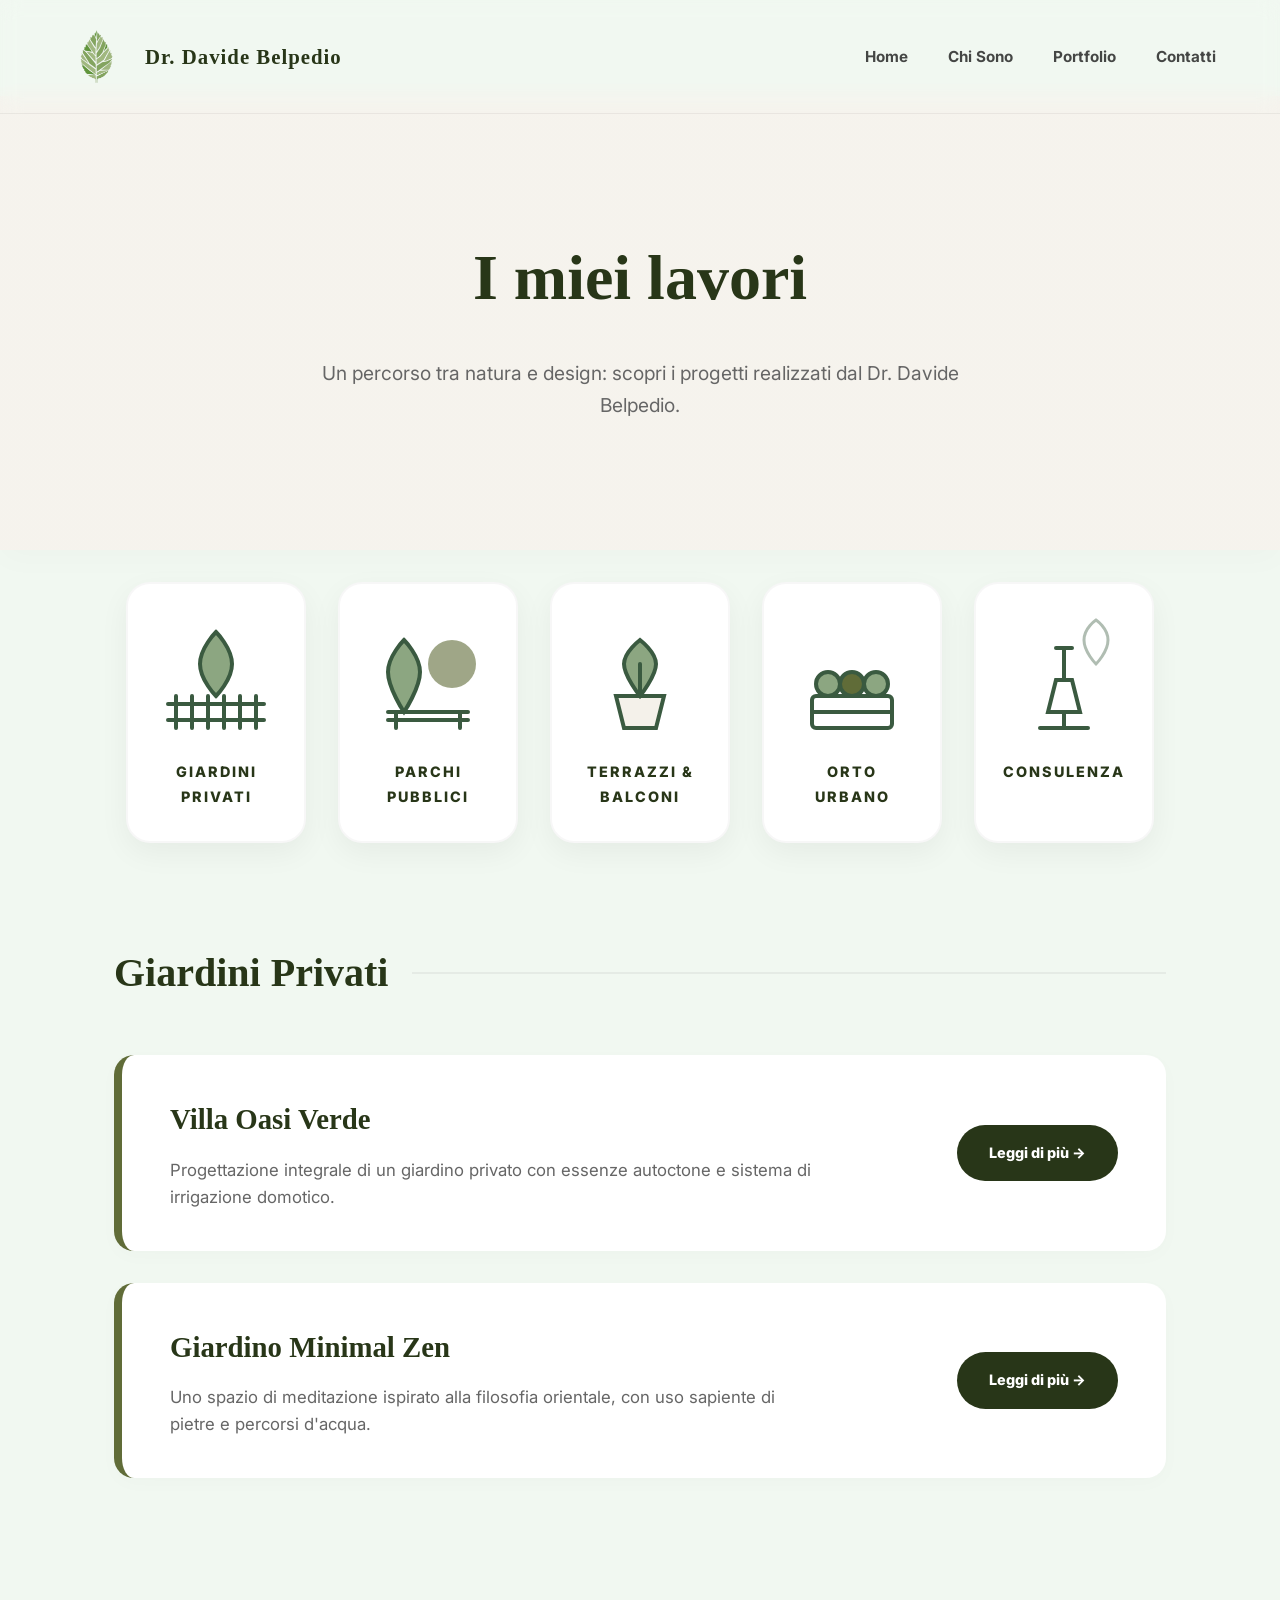
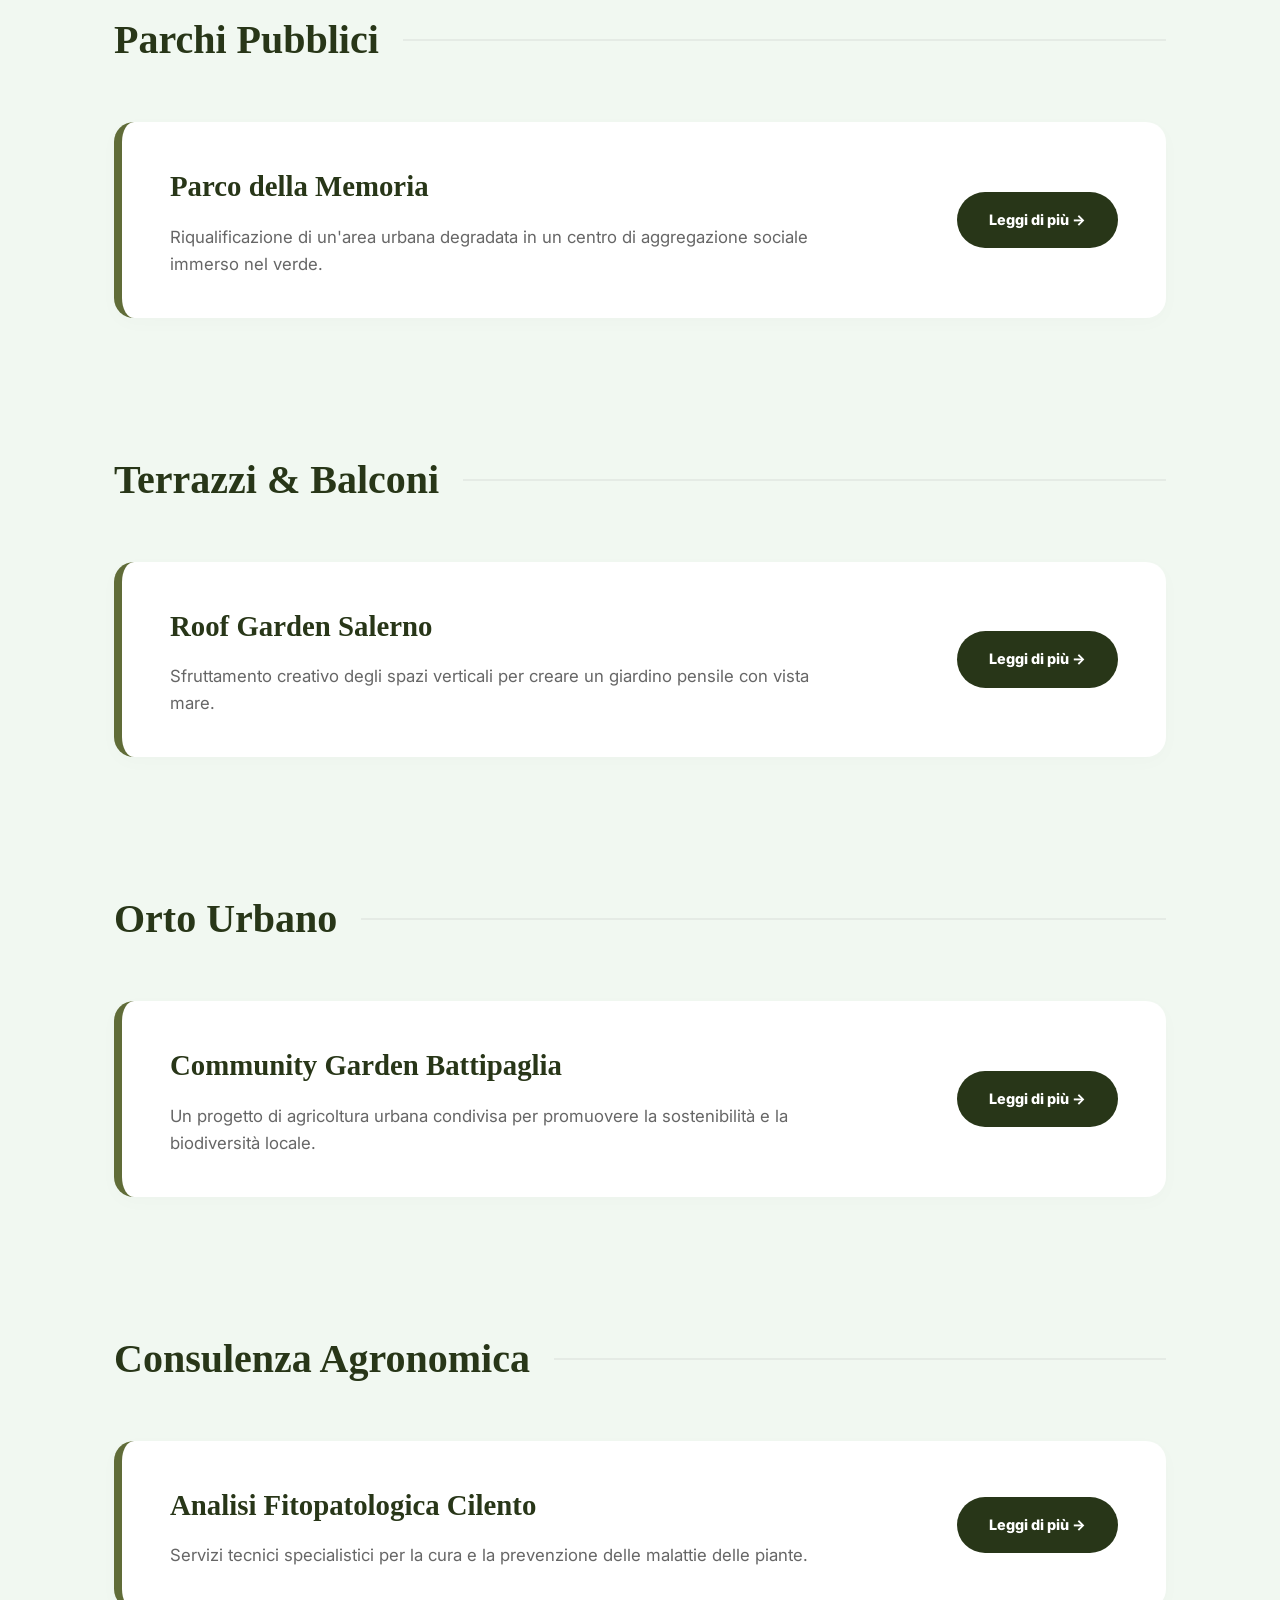
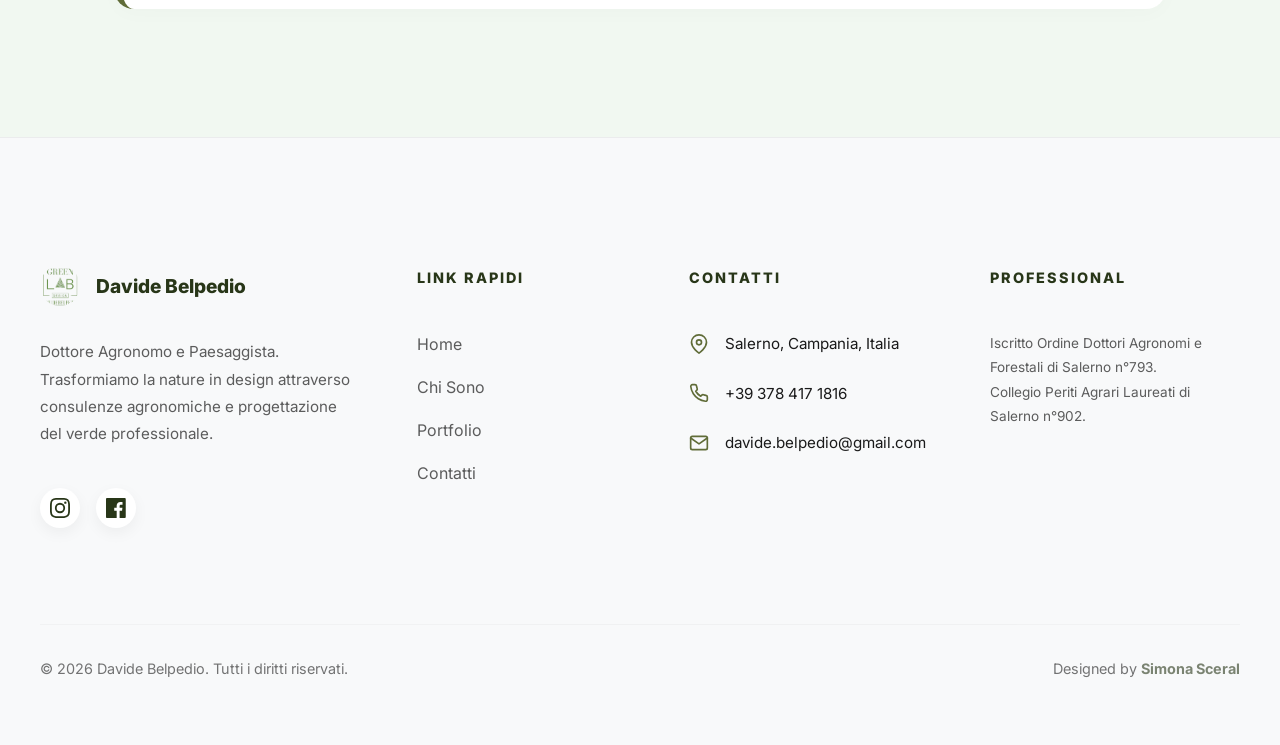
<file: portfolio.html>
<!DOCTYPE html>
<html lang="it">
<head>
    <!-- CONFIGURAZIONE HEAD -->
    <meta charset="UTF-8">
    <meta name="viewport" content="width=device-width, initial-scale=1.0">
    <title>Green Lab Design | Portfolio - Realizzazioni e Progetti</title>
    
    <!-- SEO E META TAGS -->
    <meta name="description" content="Esplora il portfolio del Dott. Davide Belpedio: dai giardini privati ai parchi pubblici, soluzioni di design e agronomia.">
    
    <!-- RISORSE ESTERNE -->
    <link rel="icon" type="image/png" href="images/LOGHI/fogliaLOGOSCONTORNATO.png">
    <link rel="apple-touch-icon" href="images/LOGHI/fogliaLOGOSCONTORNATO.png">
    <link rel="stylesheet" href="style.css">
    <link href="https://fonts.googleapis.com/css2?family=Inter:wght@400;600;800&family=Great+Vibes&display=swap" rel="stylesheet">
</head>
<body>
    <!-- ELEMENTI DI TRANSIZIONE -->
    <div class="page-transition"></div>
    <div class="scroll-progress"></div>

    <!-- HEADER E NAVIGAZIONE -->
    <header>
        <nav>
            <a href="index.html" class="logo" aria-label="Torna alla Home">
                <img src="images/LOGHI/fogliaLOGOSCONTORNATO.png" alt="Logo Davide Belpedio" class="logo-img">
                <span class="logo-text">Dr. Davide Belpedio</span>
            </a>
            
            <button class="menu-toggle" aria-label="Apri menu" aria-expanded="false">
                <span></span><span></span><span></span>
            </button>

            <ul id="nav-menu">
                <li><a href="index.html">Home</a></li>
                <li><a href="about.html">Chi Sono</a></li>
                <li><a href="portfolio.html">Portfolio</a></li>
                <li><a href="contacts.html">Contatti</a></li>
            </ul>
        </nav>
    </header>

    <!-- HERO SECTION -->
    <section class="portfolio-hero">
        <div class="reveal">
            <h1>I miei lavori</h1>
            <p>Un percorso tra natura e design: scopri i progetti realizzati dal Dr. Davide Belpedio.</p>
        </div>
    </section>

    <!-- CATEGORIE INIZIALI (Icone SVG Coerenti e Professionali) -->
    <div class="category-icons-section">
        <!-- Giardini Privati: Pianta e Staccionata -->
        <a href="#giardini" class="category-icon-card reveal">
            <svg viewBox="0 0 64 64" fill="none" xmlns="http://www.w3.org/2000/svg">
                <path d="M12 40V56M20 40V56M28 40V56M36 40V56M44 40V56M52 40V56" stroke="#3a5a40" stroke-width="2" stroke-linecap="round"/>
                <path d="M8 44H56M8 52H56" stroke="#3a5a40" stroke-width="2" stroke-linecap="round"/>
                <path d="M32 40C32 40 24 32 24 24C24 16 32 8 32 8C32 8 40 16 40 24C40 32 32 40 32 40Z" fill="#8ca681" stroke="#3a5a40" stroke-width="2"/>
            </svg>
            <span>Giardini Privati</span>
        </a>

        <!-- Parchi Pubblici: Albero e Panchina -->
        <a href="#parchi" class="category-icon-card reveal">
            <svg viewBox="0 0 64 64" fill="none" xmlns="http://www.w3.org/2000/svg">
                <path d="M16 56V48M48 56V48M12 48H52M12 52H52" stroke="#3a5a40" stroke-width="2" stroke-linecap="round"/>
                <path d="M20 48C20 48 12 36 12 28C12 20 20 12 20 12C20 12 28 20 28 28C28 36 20 48 20 48Z" fill="#8ca681" stroke="#3a5a40" stroke-width="2"/>
                <circle cx="44" cy="24" r="12" fill="#606c38" opacity="0.6"/>
            </svg>
            <span>Parchi Pubblici</span>
        </a>

        <!-- Terrazzi & Balconi: Pianta in Vaso Moderno -->
        <a href="#terrazzi" class="category-icon-card reveal">
            <svg viewBox="0 0 64 64" fill="none" xmlns="http://www.w3.org/2000/svg">
                <path d="M20 40H44L40 56H24L20 40Z" fill="#f4f1ea" stroke="#3a5a40" stroke-width="2"/>
                <path d="M32 40C32 40 24 30 24 24C24 18 32 12 32 12C32 12 40 18 40 24C40 30 32 40 32 40Z" fill="#8ca681" stroke="#3a5a40" stroke-width="2"/>
                <path d="M32 40V24" stroke="#3a5a40" stroke-width="2" stroke-linecap="round"/>
            </svg>
            <span>Terrazzi & Balconi</span>
        </a>

        <!-- Orto Urbano: Cassetta di Ortaggi -->
        <a href="#orto" class="category-icon-card reveal">
            <svg viewBox="0 0 64 64" fill="none" xmlns="http://www.w3.org/2000/svg">
                <rect x="12" y="40" width="40" height="16" rx="2" stroke="#3a5a40" stroke-width="2"/>
                <path d="M12 48H52" stroke="#3a5a40" stroke-width="2"/>
                <circle cx="20" cy="34" r="6" fill="#8ca681" stroke="#3a5a40" stroke-width="2"/>
                <circle cx="32" cy="34" r="6" fill="#606c38" stroke="#3a5a40" stroke-width="2"/>
                <circle cx="44" cy="34" r="6" fill="#8ca681" stroke="#3a5a40" stroke-width="2"/>
            </svg>
            <span>Orto Urbano</span>
        </a>

        <!-- Consulenza: Microscopio e Foglia -->
        <a href="#consulenza" class="category-icon-card reveal">
            <svg viewBox="0 0 64 64" fill="none" xmlns="http://www.w3.org/2000/svg">
                <path d="M44 56H20M32 56V48" stroke="#3a5a40" stroke-width="2" stroke-linecap="round"/>
                <path d="M24 48H40L36 32H28L24 48Z" stroke="#3a5a40" stroke-width="2"/>
                <path d="M32 32V16M28 16H36" stroke="#3a5a40" stroke-width="2" stroke-linecap="round"/>
                <path d="M48 24C48 24 42 18 42 12C42 6 48 2 48 2C48 2 54 6 54 12C54 18 48 24 48 24Z" fill="#neon-green" opacity="0.4" stroke="#3a5a40" stroke-width="1.5"/>
            </svg>
            <span>Consulenza</span>
        </a>
    </div>

    <!-- MAIN CONTENT -->
    <main class="portfolio-container">
        
        <!-- SEZIONE GIARDINI -->
        <div class="work-category-group" id="giardini">
            <h2 class="reveal">Giardini Privati</h2>
            <div class="projects-list">
                <div class="work-item-rect reveal">
                    <div class="work-info">
                        <h3>Villa Oasi Verde</h3>
                        <p>Progettazione integrale di un giardino privato con essenze autoctone e sistema di irrigazione domotico.</p>
                    </div>
                    <a href="#" class="read-more-btn">Leggi di più →</a>
                </div>
                <div class="work-item-rect reveal">
                    <div class="work-info">
                        <h3>Giardino Minimal Zen</h3>
                        <p>Uno spazio di meditazione ispirato alla filosofia orientale, con uso sapiente di pietre e percorsi d'acqua.</p>
                    </div>
                    <a href="#" class="read-more-btn">Leggi di più →</a>
                </div>
            </div>
        </div>

        <!-- SEZIONE PARCHI -->
        <div class="work-category-group" id="parchi">
            <h2 class="reveal">Parchi Pubblici</h2>
            <div class="projects-list">
                <div class="work-item-rect reveal">
                    <div class="work-info">
                        <h3>Parco della Memoria</h3>
                        <p>Riqualificazione di un'area urbana degradata in un centro di aggregazione sociale immerso nel verde.</p>
                    </div>
                    <a href="#" class="read-more-btn">Leggi di più →</a>
                </div>
            </div>
        </div>

        <!-- SEZIONE TERRAZZI -->
        <div class="work-category-group" id="terrazzi">
            <h2 class="reveal">Terrazzi & Balconi</h2>
            <div class="projects-list">
                <div class="work-item-rect reveal">
                    <div class="work-info">
                        <h3>Roof Garden Salerno</h3>
                        <p>Sfruttamento creativo degli spazi verticali per creare un giardino pensile con vista mare.</p>
                    </div>
                    <a href="#" class="read-more-btn">Leggi di più →</a>
                </div>
            </div>
        </div>

        <!-- SEZIONE ORTO -->
        <div class="work-category-group" id="orto">
            <h2 class="reveal">Orto Urbano</h2>
            <div class="projects-list">
                <div class="work-item-rect reveal">
                    <div class="work-info">
                        <h3>Community Garden Battipaglia</h3>
                        <p>Un progetto di agricoltura urbana condivisa per promuovere la sostenibilità e la biodiversità locale.</p>
                    </div>
                    <a href="#" class="read-more-btn">Leggi di più →</a>
                </div>
            </div>
        </div>

        <!-- SEZIONE CONSULENZA -->
        <div class="work-category-group" id="consulenza">
            <h2 class="reveal">Consulenza Agronomica</h2>
            <div class="projects-list">
                <div class="work-item-rect reveal">
                    <div class="work-info">
                        <h3>Analisi Fitopatologica Cilento</h3>
                        <p>Servizi tecnici specialistici per la cura e la prevenzione delle malattie delle piante.</p>
                    </div>
                    <a href="#" class="read-more-btn">Leggi di più →</a>
                </div>
            </div>
        </div>

    </main>

    <!-- BOTTONE TORNA SU -->
    <a href="#" class="back-to-top" id="backToTop" aria-label="Torna su">
        <svg viewBox="0 0 24 24" fill="none" stroke="currentColor" stroke-width="3" stroke-linecap="round" stroke-linejoin="round"><polyline points="18 15 12 9 6 15"></polyline></svg>
    </a>

    <!-- FOOTER -->
    <footer>
        <div class="footer-container">
            <div class="footer-column reveal">
                <a href="index.html" class="footer-logo">
                    <img src="images/LOGHI/LOGOgreenLabSCONTORNATO.png" alt="Green Lab Design logo">
                    <span class="footer-logo-text">Davide Belpedio</span>
                </a>
                <p class="footer-desc">Dottore Agronomo e Paesaggista. Trasformiamo la nature in design attraverso consulenze agronomiche e progettazione del verde professionale.</p>
                <div class="footer-social-icons">
                    <a href="https://www.instagram.com/green_labdesign/" target="_blank" class="footer-social-link" aria-label="Instagram">
                        <svg viewBox="0 0 24 24" fill="currentColor" width="20" height="20"><path d="M12 2.163c3.204 0 3.584.012 4.85.07 3.252.148 4.771 1.691 4.919 4.919.058 1.265.069 1.645.069 4.849 0 3.205-.012 3.584-.069 4.849-.149 3.225-1.664 4.771-4.919 4.919-1.266.058-1.644.07-4.85.07-3.204 0-3.584-.012-4.849-.07-3.26-.149-4.771-1.699-4.919-4.92-.058-1.265-.07-1.644-.07-4.849 0-3.204.013-3.583.07-4.849.149-3.227 1.664-4.771 4.919-4.919 1.266-.057 1.645-.069 4.849-.069zM12 0C8.741 0 8.333.014 7.053.072 2.695.272.273 2.69.073 7.052.014 8.333 0 8.741 0 12c0 3.259.014 3.668.072 4.948.2 4.358 2.618 6.78 6.98 6.98 1.281.058 1.689.072 4.948.072 3.259 0 3.668-.014 4.948-.072 4.354-.2 6.782-2.618 6.979-6.98.059-1.28.073-1.689.073-4.948 0-3.259-.014-3.667-.072-4.947-.196-4.354-2.617-6.78-6.979-6.98C15.668.014 15.259 0 12 0zm0 5.838a6.162 6.162 0 100 12.324 6.162 6.162 0 000-12.324zM12 16a4 4 0 110-8 4 4 0 010 8zm6.406-11.845a1.44 1.44 0 100 2.881 1.44 1.44 0 000-2.881z"/></svg>
                    </a>
                    <a href="https://www.facebook.com/profile.php?id=100054199913680&locale=it_IT" target="_blank" class="footer-social-link" aria-label="Facebook">
                        <svg viewBox="0 0 24 24" fill="currentColor" width="20" height="20"><path d="M22.675 0h-21.35c-.732 0-1.325.593-1.325 1.325v21.351c0 .731.593 1.324 1.325 1.324h11.495v-8.74h-2.94v-3.411h2.94v-2.511c0-2.915 1.781-4.502 4.38-4.502 1.245 0 2.316.093 2.628.134v3.046l-1.803.001c-1.414 0-1.687.672-1.687 1.658v2.174h3.37l-.439 3.411h-2.931v8.74h6.027c.732 0 1.325-.593 1.325-1.324v-21.351c0-.732-.593-1.325-1.325-1.325z"/></svg>
                    </a>
                </div>
            </div>

            <div class="footer-column reveal" style="transition-delay: 0.1s;">
                <h4>Link Rapidi</h4>
                <ul class="footer-links">
                    <li><a href="index.html">Home</a></li>
                    <li><a href="about.html">Chi Sono</a></li>
                    <li><a href="portfolio.html">Portfolio</a></li>
                    <li><a href="contacts.html">Contatti</a></li>
                </ul>
            </div>

            <div class="footer-column reveal" style="transition-delay: 0.2s;">
                <h4>Contatti</h4>
                <div class="footer-contact-item">
                    <svg viewBox="0 0 24 24" fill="none" stroke="currentColor" stroke-width="2" stroke-linecap="round" stroke-linejoin="round"><path d="M21 10c0 7-9 13-9 13s-9-6-9-13a9 9 0 0 1 18 0z"/><circle cx="12" cy="10" r="3"/></svg>
                    <span>Salerno, Campania, Italia</span>
                </div>
                <div class="footer-contact-item">
                    <svg viewBox="0 0 24 24" fill="none" stroke="currentColor" stroke-width="2" stroke-linecap="round" stroke-linejoin="round"><path d="M22 16.92v3a2 2 0 0 1-2.18 2 19.79 19.79 0 0 1-8.63-3.07 19.5 19.5 0 0 1-6-6 19.79 19.79 0 0 1-3.07-8.67A2 2 0 0 1 4.11 2h3a2 2 0 0 1 2 1.72 12.84 12.84 0 0 0 .7 2.81 2 2 0 0 1-.45 2.11L8.09 9.91a16 16 0 0 0 6 6l1.27-1.27a2 2 0 0 1 2.11-.45 12.84 12.84 0 0 0 2.81.7A2 2 0 0 1 22 16.92z"/></svg>
                    <span>+39 378 417 1816</span>
                </div>
                <div class="footer-contact-item">
                    <svg viewBox="0 0 24 24" fill="none" stroke="currentColor" stroke-width="2" stroke-linecap="round" stroke-linejoin="round"><path d="M4 4h16c1.1 0 2 .9 2 2v12c0 1.1-.9 2-2 2H4c-1.1 0-2-.9-2-2V6c0-1.1.9-2 2-2z"/><polyline points="22,6 12,13 2,6"/></svg>
                    <span>davide.belpedio@gmail.com</span>
                </div>
            </div>

            <div class="footer-column reveal" style="transition-delay: 0.3s;">
                <h4>Professional</h4>
                <p class="footer-desc" style="font-size: 0.85rem;">Iscritto Ordine Dottori Agronomi e Forestali di Salerno n°793.<br>Collegio Periti Agrari Laureati di Salerno n°902.</p>
            </div>
        </div>

        <div class="footer-bottom">
            <p>&copy; 2026 Davide Belpedio. Tutti i diritti riservati.</p>
            <div class="designer-signature">
                Designed by <span class="signature-name">Simona Sceral</span>
            </div>
        </div>
    </footer>

    <!-- LOGICA JAVASCRIPT UNIFICATA -->
    <script>
        // Transizione Pagina al caricamento
        window.addEventListener('load', () => {
            document.querySelector('.page-transition').classList.add('active');
        });

        // Toggle Menu Hamburger
        const menuToggle = document.querySelector('.menu-toggle');
        const navMenu = document.querySelector('#nav-menu');
        menuToggle.addEventListener('click', () => {
            const expanded = menuToggle.getAttribute('aria-expanded') === 'true';
            menuToggle.setAttribute('aria-expanded', !expanded);
            navMenu.classList.toggle('active');
        });

        // Intersection Observer per animazioni reveal
        const revealObserver = new IntersectionObserver((entries) => {
            entries.forEach(entry => {
                if (entry.isIntersecting) {
                    entry.target.classList.add('active');
                    revealObserver.unobserve(entry.target);
                }
            });
        }, { threshold: 0.1 });
        document.querySelectorAll('.reveal').forEach(el => revealObserver.observe(el));

        // Logica Scroll Header e Back to Top
        window.addEventListener('scroll', () => {
            const header = document.querySelector('header');
            const backToTop = document.getElementById('backToTop');
            if (window.scrollY > 50) header.classList.add('scrolled');
            else header.classList.remove('scrolled');

            if (window.scrollY > 500) backToTop.classList.add('visible');
            else backToTop.classList.remove('visible');
        });

        // Gestione click Back to Top
        document.getElementById('backToTop').addEventListener('click', (e) => {
            e.preventDefault();
            window.scrollTo({ top: 0, behavior: 'smooth' });
        });
    </script>
</body>
</html>
</file>
<file: style.css>
html {
    scroll-behavior: smooth;
}

:root {
    --color-sky: #3a5a40;      
    --color-leaf: #606c38;     
    --color-sage: #8ca681;     
    --color-earth: #283618;    
    --color-stone: #f8f9fa;    
    --text-dark: #1a1a1a;      
    --white: #ffffff;
    --neon-green: #2ecc71; 
    --transition-smooth: all 0.6s cubic-bezier(0.165, 0.84, 0.44, 1);
}

* {
    margin: 0;
    padding: 0;
    box-sizing: border-box;
}

body {
    background-color: var(--white);
    color: var(--text-dark);
    font-family: 'Inter', sans-serif;
    line-height: 1.7;
    overflow-x: hidden;
}

h1, h2, h3, .logo-text {
    font-family: 'Georgia', serif;
}

/* PREVENZIONE OVERFLOW ORIZZONTALE */
html, body {
    max-width: 100%;
}

/* PAGE TRANSITION */
.page-transition {
    position: fixed;
    top: 0;
    left: 0;
    width: 100%;
    height: 100%;
    background: var(--color-earth);
    z-index: 20000;
    pointer-events: none;
    transition: transform 2s cubic-bezier(0.77, 0, 0.175, 1);
    transform: translateY(0);
}

.page-transition.active {
    transform: translateY(-100%);
}

/* SCROLL PROGRESS */
.scroll-progress {
    position: fixed;
    top: 0;
    left: 0;
    width: 0%;
    height: 3px;
    background: var(--neon-green);
    z-index: 10002;
}

/* ANIMATIONS */
@keyframes float {
    0% { transform: translateY(0px); }
    50% { transform: translateY(-15px); }
    100% { transform: translateY(0px); }
}

/* REVEAL SYSTEM (STYLE THEGLOCAL) */
.reveal {
    opacity: 0;
    transform: translateY(40px);
    transition: opacity 1s cubic-bezier(0.2, 0, 0.2, 1), transform 1s cubic-bezier(0.2, 0, 0.2, 1);
}

.reveal.active {
    opacity: 1;
    transform: translateY(0);
}

.reveal-fade {
    opacity: 0;
    transition: opacity 1.2s ease;
}

.reveal-fade.active {
    opacity: 1;
}

.reveal-left {
    opacity: 0;
    transform: translateX(-50px);
    transition: all 1s cubic-bezier(0.2, 0, 0.2, 1);
}

.reveal-left.active {
    opacity: 1;
    transform: translateX(0);
}

.typewriter-text {
    display: inline-block;
    white-space: pre-line;
}

@keyframes blink {
    0%, 100% { opacity: 1; }
    50% { opacity: 0; }
}

.typewriter-text::after {
    content: '|';
    display: inline-block;
    margin-left: 0.25rem;
    animation: blink 1s steps(1) infinite;
}

/* HEADER */
header {
    background-color: transparent;
    backdrop-filter: blur(10px);
    -webkit-backdrop-filter: blur(10px);
    padding: 1.5rem 0;
    position: fixed;
    width: 100%;
    top: 0;
    z-index: 1000;
    border-bottom: 1px solid rgba(0, 0, 0, 0.05);
    transition: var(--transition-smooth);
}

header.scrolled {
    background-color: rgba(255, 255, 255, 0.95);
    padding: 1rem 0;
    box-shadow: 0 5px 20px rgba(0,0,0,0.05);
}

nav {
    max-width: 1200px;
    margin: 0 auto;
    padding: 0 1.5rem;
    display: flex;
    justify-content: space-between;
    align-items: center;
}

.logo {
    display: flex;
    align-items: center;
    gap: 1rem;
    text-decoration: none;
    transition: var(--transition-smooth);
}

.logo-img {
    width: 65px;
    height: 65px;
    object-fit: contain; /* Evita qualsiasi distorsione della foglia */
    padding: 5px; /* Ridotto per dare più spazio al logo trasparente */
    background: transparent; /* Rimosso bianco per sfruttare scontorno */
    flex-shrink: 0;
    transition: var(--transition-smooth);
}

.logo:hover .logo-img {
    transform: scale(1.1) rotate(5deg);
}

.logo-text {
    color: var(--color-earth);
    font-weight: 800;
    font-size: 1.3rem; 
    letter-spacing: 1px;
}

nav ul {
    list-style: none;
    display: flex;
    gap: 2.5rem;
}

nav ul li a {
    color: var(--text-dark);
    text-decoration: none;
    font-weight: 700;
    font-size: 0.95rem;
    transition: var(--transition-smooth);
    opacity: 0.8;
    position: relative;
}

nav ul li a::after {
    content: '';
    position: absolute;
    bottom: -5px;
    left: 0;
    width: 0;
    height: 2px;
    background: var(--color-leaf);
    transition: var(--transition-smooth);
}

nav ul li a:hover {
    opacity: 1;
    color: var(--color-leaf);
}

nav ul li a:hover::after {
    width: 100%;
}

/* HAMBURGER MENU */
.menu-toggle {
    display: none;
    flex-direction: column;
    gap: 6px;
    background: none;
    border: none;
    cursor: pointer;
    z-index: 2001;
}

.menu-toggle span {
    display: block;
    width: 25px;
    height: 2px;
    background-color: var(--color-earth);
    transition: var(--transition-smooth);
}

body {
    background-color: #f1f8f1; /* Verde molto chiaro per tutto il sito */
}

/* HERO SECTION - MODERN ASYMMETRICAL */
.section-hero {
    min-height: 100vh;
    display: flex;
    align-items: center;
    justify-content: center;
    padding: 100px 5% 0; /* Aggiunto padding-top per staccare dall'header */
    background: transparent;
    position: relative;
}

.hero-content-wrapper {
    display: flex;
    align-items: center;
    justify-content: space-between;
    width: 100%;
    max-width: 1400px;
    gap: 4rem;
}

.hero-text-side {
    flex: 1.2;
    text-align: left;
}

.hero-text-side h1 {
    font-size: clamp(3rem, 8vw, 5.5rem);
    line-height: 1.1;
    margin-bottom: 1.5rem;
    color: var(--color-earth);
}

.hero-text-side p {
    font-size: 1.4rem;
    color: var(--text-dark);
    opacity: 0.8;
    max-width: 600px;
}

.hero-logo-side {
    flex: 0.8;
    display: flex;
    justify-content: center;
    align-items: center;
    position: relative;
}

.hero-logo-btn {
    position: relative;
    display: inline-block;
    transition: var(--transition-smooth);
    cursor: pointer;
    text-decoration: none;
    animation: float 6s infinite ease-in-out; /* Effetto galleggiamento */
}

.hero-logo-btn:hover {
    transform: scale(1.05) rotate(2deg);
}

.hero-main-logo {
    width: 100%;
    max-width: 320px; /* Ridotto da 450px */
    height: auto;
    position: relative;
    z-index: 2;
    /* Rimosso bordo e box-shadow per pulizia logo scontornato */
}

.logo-pulse {
    position: absolute;
    top: 50%;
    left: 50%;
    transform: translate(-50%, -50%);
    width: 110%;
    height: 110%;
    background-color: var(--color-leaf);
    border-radius: 40px;
    opacity: 0;
    z-index: 1;
    transition: 0.3s;
}

.hero-logo-btn:hover .logo-pulse {
    animation: logoPulse 1.5s infinite;
}

@keyframes logoPulse {
    0% { transform: translate(-50%, -50%) scale(0.95); opacity: 0.3; }
    100% { transform: translate(-50%, -50%) scale(1.2); opacity: 0; }
}

@keyframes float {
    0%, 100% { transform: translateY(0); }
    50% { transform: translateY(-20px); }
}

/* RESPONSIVE HERO */
@media (max-width: 968px) {
    .hero-content-wrapper {
        flex-direction: column-reverse;
        text-align: center;
        padding-top: 8rem;
    }
    
    .hero-text-side {
        text-align: center;
    }
    
    .hero-text-side p {
        margin: 0 auto;
    }
    
    .hero-main-logo {
        max-width: 250px;
    }
}

/* SECTIONS OVERLAY */
section:not(.section-hero) {
    position: relative;
    z-index: 10;
    background-color: var(--white);
    margin-top: 6rem; /* Mantiene il respiro visivo */
    padding: 8rem 2rem;
    box-shadow: 0 10px 30px rgba(0,0,0,0.02);
}

/* Casi speciali per sezioni specifiche */
.section-collaborations {
    margin-top: -2rem !important;
    padding: 2rem 2rem !important;
}

/* MUNICIPALITIES INFINITE SLIDER */
.section-collaborations {
    background-color: var(--white);
    overflow: hidden;
}

.logos-slider {
    position: relative;
    width: 100%;
    padding: 1rem 0;
    background: var(--white);
    display: flex;
    align-items: center;
}

.logos-slider-track {
    display: flex;
    width: calc(250px * 32); /* 250px per ogni logo * 32 loghi totali (16 originali raddoppiati) */
    animation: scrollLogos 60s linear infinite;
}

.logo-slide {
    width: 250px;
    height: 70px;
    display: flex;
    align-items: center;
    justify-content: center;
    padding: 0 35px;
    filter: grayscale(1);
    opacity: 0.5;
    transition: all 0.4s ease;
}

.logo-slide:hover {
    filter: grayscale(0);
    opacity: 1;
    transform: scale(1.15);
}

.logo-slide img {
    max-width: 100%;
    max-height: 80%;
    object-fit: contain;
}

@keyframes scrollLogos {
    0% { transform: translateX(0); }
    100% { transform: translateX(calc(-250px * 16)); } /* Scorri esattamente la metà della track (i 16 loghi originali) */
}

/* Sfumature ai lati per l'effetto dissolvenza */
.logos-slider::before,
.logos-slider::after {
    content: "";
    height: 100%;
    position: absolute;
    width: 200px;
    z-index: 2;
    pointer-events: none;
}

.logos-slider::before {
    left: 0;
    background: linear-gradient(to right, white 0%, transparent 100%);
}

.logos-slider::after {
    right: 0;
    background: linear-gradient(to left, white 0%, transparent 100%);
}

/* SERVICES GRID MODERNA */
.section-services {
    padding: 10rem 2rem;
    background-color: var(--white);
}

.services-grid {
    max-width: 1200px;
    margin: 0 auto;
    display: grid;
    grid-template-columns: repeat(auto-fit, minmax(250px, 1fr));
    gap: 2.5rem;
}

.service-card {
    background: var(--white);
    padding: 3.5rem 2.5rem;
    border-radius: 32px;
    text-align: center;
    border: 1px solid rgba(0,0,0,0.03);
    box-shadow: 0 10px 30px rgba(0,0,0,0.02);
    transition: var(--transition-smooth);
    display: flex;
    flex-direction: column;
    align-items: center;
    gap: 1.5rem;
}

.service-card:hover {
    transform: translateY(-15px);
    box-shadow: 0 30px 60px rgba(40, 54, 24, 0.08);
    border-color: var(--color-leaf);
}

.service-icon {
    width: 80px;
    height: 80px;
    background-color: rgba(96, 108, 56, 0.05);
    color: var(--color-leaf);
    border-radius: 24px;
    display: flex;
    align-items: center;
    justify-content: center;
    margin-bottom: 0.5rem;
    transition: var(--transition-smooth);
}

.service-card:hover .service-icon {
    background-color: var(--color-leaf);
    color: var(--white);
    transform: rotate(-10deg);
}

.service-icon svg {
    width: 35px;
    height: 35px;
}

.service-card h3 {
    font-size: 1.5rem;
    color: var(--color-earth);
    font-weight: 800;
}

.service-card p {
    font-size: 1rem;
    color: #666;
    line-height: 1.6;
}

.section-hero::before {
    content: '';
    position: absolute;
    top: 0;
    left: 0;
    width: 100%;
    height: 100%;
    background: radial-gradient(circle at 50% 50%, rgba(140, 166, 129, 0.1) 0%, transparent 70%);
    pointer-events: none;
}

.hero-image-container {
    width: 260px;
    height: 180px;
    margin-bottom: 3rem;
    overflow: hidden;
    animation: float 5s ease-in-out infinite;
}

.hero-image-container a {
    display: inline-block;
    text-decoration: none;
    transition: var(--transition-smooth);
}

.hero-image-container a:hover .hero-image {
    transform: scale(1.05);
    box-shadow: 0 20px 50px rgba(0,0,0,0.15);
}

.hero-image {
    width: 100%;
    height: 100%;
    object-fit: cover;
    border-radius: 0;
    border: none;
    box-shadow: 0 15px 40px rgba(0,0,0,0.1);
    background-color: transparent;
    transition: var(--transition-smooth);
}

.section-hero h1 {
    font-size: clamp(2.5rem, 8vw, 4rem);
    color: var(--color-earth);
    margin-bottom: 1.5rem;
    font-weight: 800;
    line-height: 1.2;
}

.section-hero p {
    font-size: 1.2rem;
    max-width: 800px;
    margin: 0 auto;
    opacity: 0.7;
    color: var(--text-dark);
}

/* BUTTONS */
.btn {
    display: inline-flex;
    align-items: center;
    justify-content: center;
    padding: 1rem 2.5rem;
    background-color: var(--color-earth);
    color: var(--white);
    text-decoration: none;
    border-radius: 50px;
    font-weight: 600;
    transition: var(--transition-smooth);
    margin-top: 3rem;
}

.btn:hover {
    background-color: var(--color-leaf);
    transform: translateY(-5px);
    box-shadow: 0 10px 25px rgba(40, 54, 24, 0.2);
}

/* SERVICES ACCORDION */
.services-accordion {
    max-width: 800px;
    margin: 0 auto;
    padding: 0 2rem;
}

.accordion-item {
    margin-bottom: 1rem;
    border-radius: 12px;
    overflow: hidden;
    box-shadow: 0 5px 15px rgba(0,0,0,0.05);
    background: var(--white);
    border: 1px solid rgba(0,0,0,0.05);
}

.accordion-header {
    width: 100%;
    padding: 2rem;
    background: none;
    border: none;
    text-align: left;
    cursor: pointer;
    display: flex;
    justify-content: space-between;
    align-items: center;
    font-size: 1.2rem;
    font-weight: 600;
    color: var(--color-earth);
    transition: background-color 0.3s ease;
}

.accordion-header:hover {
    background-color: rgba(140, 166, 129, 0.15);
    transform: translateX(5px);
}

.accordion-title {
    font-family: 'Inter', sans-serif;
}

.accordion-icon {
    font-size: 1.5rem;
    font-weight: bold;
    color: var(--color-leaf);
    transition: transform 0.3s ease;
}

.accordion-header[aria-expanded="true"] .accordion-icon {
    transform: rotate(45deg);
}

.accordion-content {
    max-height: 0;
    overflow: hidden;
    transition: max-height 0.5s ease, padding 0.5s ease;
    padding: 0 2rem;
    background: rgba(248, 249, 250, 0.5);
}

.accordion-item.active .accordion-content {
    max-height: 500px;
    padding: 2rem;
}

/* PROJECTS SLIDER */
.section-portfolio {
    padding: 10rem 0;
    background-color: var(--color-stone);
    overflow: hidden;
}

.slider-wrapper {
    position: relative;
    margin-top: 4rem;
}

.projects-slider-container {
    width: 100%;
    overflow: hidden;
}

.projects-slider {
    display: flex;
    transition: transform 0.8s cubic-bezier(0.65, 0, 0.35, 1);
}

.project-card {
    min-width: 450px;
    height: 550px;
    background: var(--white);
    border-radius: 30px;
    overflow: hidden;
    position: relative;
    box-shadow: 0 20px 50px rgba(0,0,0,0.1);
    transition: var(--transition-smooth);
    opacity: 0.4;
    transform: scale(0.85);
    margin: 0 -50px;
    z-index: 1;
    flex-shrink: 0;
}

.project-card.active {
    opacity: 1;
    transform: scale(1);
    z-index: 10;
    box-shadow: 0 30px 80px rgba(0,0,0,0.2);
    border: 2px solid var(--color-leaf);
}

.project-card img {
    width: 100%;
    height: 100%;
    object-fit: cover;
    transition: transform 1s ease;
}

.project-card:hover img {
    transform: scale(1.1);
}

.project-info {
    position: absolute;
    bottom: 0;
    left: 0;
    width: 100%;
    padding: 3rem 2rem;
    background: linear-gradient(to top, rgba(0,0,0,0.8), transparent);
    color: var(--white);
    transform: translateY(20px);
    opacity: 0;
    transition: var(--transition-smooth);
}

.project-card.active .project-info {
    transform: translateY(0);
    opacity: 1;
}

.project-info h3 {
    font-size: 1.8rem;
    font-family: 'Inter', sans-serif;
    font-weight: 800;
}

.slider-arrow {
    position: absolute;
    top: 50%;
    transform: translateY(-50%);
    width: 60px;
    height: 60px;
    border-radius: 50%;
    background: var(--white);
    border: none;
    cursor: pointer;
    z-index: 100;
    display: flex;
    align-items: center;
    justify-content: center;
    font-size: 1.5rem;
    box-shadow: 0 10px 25px rgba(0,0,0,0.1);
    transition: var(--transition-smooth);
}

.slider-arrow:hover {
    background: var(--color-earth);
    color: var(--white);
    transform: translateY(-50%) scale(1.1);
}

.slider-arrow.prev { left: 5%; }
.slider-arrow.next { right: 5%; }

/* SECTION CTA */
.section-cta {
    padding: 10rem 2rem;
    background-size: cover;
    background-attachment: scroll;
    background-repeat: no-repeat;
    background-position: center;
    color: var(--white);
    text-align: center;
    position: relative;
}

.section-cta h2 {
    font-size: clamp(2.5rem, 6vw, 4rem);
    margin-bottom: 2.5rem;
}

/* FOOTER - MODERN CLEAN */
footer {
    position: relative;
    z-index: 20; /* Più alto per stare sopra a tutto */
    background-color: var(--color-stone);
    color: var(--text-dark);
    padding: 8rem 2rem 4rem;
    border-top: 1px solid rgba(0,0,0,0.05);
}

.footer-container {
    max-width: 1200px;
    margin: 0 auto;
    display: grid;
    grid-template-columns: 1.5fr 1fr 1fr 1.2fr;
    gap: 4rem;
}

.footer-logo {
    display: flex;
    align-items: center;
    gap: 1rem;
    text-decoration: none;
    margin-bottom: 2rem;
}

.footer-logo img {
    width: 40px;
    height: 40px;
    border-radius: 50%;
    object-fit: cover;
}

.footer-logo-text { 
    color: var(--color-earth); 
    font-weight: 800;
    font-size: 1.2rem;
}

.footer-desc {
    font-size: 0.95rem;
    opacity: 0.7;
    line-height: 1.8;
    margin-bottom: 2.5rem;
}

.footer-social-icons {
    display: flex;
    gap: 1rem;
}

.footer-social-link { 
    display: flex;
    align-items: center;
    justify-content: center;
    width: 40px;
    height: 40px;
    border-radius: 50%;
    background: var(--white); 
    color: var(--color-earth); 
    box-shadow: 0 5px 15px rgba(0,0,0,0.05); 
    transition: var(--transition-smooth);
}

.footer-social-link:hover { 
    background: var(--color-earth); 
    color: var(--white); 
    transform: translateY(-5px); 
}

.footer-column h4 { 
    color: var(--color-earth); 
    text-transform: uppercase; 
    letter-spacing: 2px; 
    font-size: 0.9rem; 
    margin-bottom: 2.5rem; 
    font-weight: 800; 
}

.footer-links {
    list-style: none;
}

.footer-links li {
    margin-bottom: 1rem;
}

.footer-links a { 
    color: var(--text-dark); 
    text-decoration: none;
    opacity: 0.7; 
    transition: var(--transition-smooth);
}

.footer-links a:hover { 
    opacity: 1; 
    color: var(--color-leaf); 
}

.footer-contact-item {
    display: flex;
    align-items: center;
    gap: 1rem;
    margin-bottom: 1.5rem;
    font-size: 0.95rem;
}

.footer-contact-item svg {
    width: 20px;
    height: 20px;
    color: var(--color-leaf);
}

.footer-bottom {
    max-width: 1200px;
    margin: 6rem auto 0;
    padding-top: 2rem;
    border-top: 1px solid rgba(0,0,0,0.05);
    display: flex;
    justify-content: space-between;
    align-items: center;
    flex-wrap: wrap;
    gap: 2rem;
    font-size: 0.9rem;
    opacity: 0.6;
}

.designer-signature .signature-name {
    font-weight: 700;
    color: var(--color-earth);
}

/* BACK TO TOP */
.back-to-top {
    position: fixed;
    right: 1.5rem;
    bottom: 1.5rem;
    width: 52px;
    height: 52px;
    display: inline-flex;
    align-items: center;
    justify-content: center;
    background-color: var(--color-earth);
    color: var(--white);
    box-shadow: 0 10px 20px rgba(0,0,0,0.1);
    border-radius: 50%;
    text-decoration: none;
    z-index: 10001;
    opacity: 0;
    visibility: hidden;
    transform: translateY(20px);
    transition: var(--transition-smooth), opacity 0.3s ease, transform 0.3s ease;
    pointer-events: none;
}

.back-to-top:hover {
    background-color: var(--color-leaf);
    transform: translateY(0) scale(1.05);
}

.back-to-top.visible {
    opacity: 1;
    visibility: visible;
    transform: translateY(0);
    pointer-events: auto;
}

/* SECTIONS GENERAL */
.section-about {
    background: var(--white);
    padding: 10rem 2rem;
}

.responsive-flex {
    max-width: 1100px;
    margin: 0 auto;
    display: flex;
    align-items: center;
    gap: 6rem;
    flex-wrap: wrap;
    justify-content: center;
}

.responsive-flex > div {
    flex: 1;
    min-width: 300px;
}

.animated-link {
    display: inline-block;
    color: var(--color-earth);
    text-decoration: none;
    font-weight: 800;
    letter-spacing: 2px;
    font-size: 0.85rem;
    position: relative;
    padding-bottom: 5px;
}

.animated-link::after {
    content: '';
    position: absolute;
    bottom: 0;
    left: 0;
    width: 30%;
    height: 2px;
    background: var(--color-leaf);
    transition: var(--transition-smooth);
}

.animated-link:hover::after {
    width: 100%;
}

.section-services {
    padding: 10rem 0;
    background: var(--white);
    position: relative;
    overflow: hidden;
    border-top: 1px solid rgba(0,0,0,0.03);
}

/* PORTFOLIO PAGE */
.portfolio-hero {
    padding: 12rem 2rem 6rem;
    text-align: center;
    background: linear-gradient(rgba(244, 241, 234, 0.85), rgba(244, 241, 234, 0.85)), 
                url('https://images.unsplash.com/photo-1441974231531-c6227db76b6e?auto=format&fit=crop&q=80&w=2000');
    background-size: cover;
    background-position: center;
    color: var(--color-earth);
    margin-bottom: 2rem;
}

.portfolio-hero h1 {
    font-size: clamp(2.5rem, 8vw, 4rem);
    margin-bottom: 1.5rem;
    color: var(--color-earth);
}
.portfolio-hero p {
    font-size: 1.2rem;
    max-width: 700px;
    margin: 0 auto;
    color: #666;
}

.category-icons-section {
    max-width: 1200px;
    margin: 0 auto 6rem;
    display: flex;
    justify-content: center;
    gap: 2rem;
    flex-wrap: wrap;
    padding: 0 1.5rem;
    position: relative;
    z-index: 10;
}

.category-icon-card {
    background: white;
    padding: 2rem 1.5rem;
    border-radius: 24px;
    width: 180px;
    text-align: center;
    box-shadow: 0 10px 30px rgba(0,0,0,0.05);
    transition: all 0.5s cubic-bezier(0.175, 0.885, 0.32, 1.275);
    text-decoration: none;
    color: var(--color-earth);
    border: 2px solid rgba(0,0,0,0.03);
    display: flex;
    flex-direction: column;
    align-items: center;
    gap: 1rem;
}

.category-icon-card:hover {
    transform: translateY(-15px) scale(1.05);
    border-color: var(--color-leaf);
    background-color: var(--white);
    box-shadow: 0 20px 40px rgba(40, 54, 24, 0.15);
}

.category-icon-card img {
    width: 70px;
    height: 70px;
    object-fit: contain;
    transition: transform 0.5s ease;
}

.category-icon-card:hover img {
    transform: rotate(5deg) scale(1.1);
}

.category-icon-card span {
    font-weight: 800;
    font-size: 0.9rem;
    text-transform: uppercase;
    letter-spacing: 2px;
}

.portfolio-container {
    max-width: 1100px;
    margin: 0 auto 8rem;
    padding: 0 1.5rem;
}

.work-category-group {
    margin-bottom: 8rem;
    scroll-margin-top: 120px;
}

.work-category-group h2 {
    font-size: 2.5rem;
    color: var(--color-earth);
    margin-bottom: 3rem;
    display: flex;
    align-items: center;
    gap: 1.5rem;
}

.work-category-group h2::after {
    content: '';
    flex: 1;
    height: 2px;
    background: rgba(0,0,0,0.05);
}

.projects-list {
    display: flex;
    flex-direction: column;
    gap: 2rem;
}

.work-item-rect {
    background: white;
    border-radius: 20px;
    padding: 2.5rem 3rem;
    display: flex;
    justify-content: space-between;
    align-items: center;
    box-shadow: 0 5px 20px rgba(0,0,0,0.02);
    border-left: 8px solid var(--color-leaf);
    transition: var(--transition-smooth);
    gap: 3rem;
}

.work-item-rect:hover {
    transform: translateX(15px);
    box-shadow: 0 15px 40px rgba(0,0,0,0.06);
}

.work-info {
    flex: 1;
}

.work-info h3 {
    font-size: 1.8rem;
    color: var(--color-earth);
    margin-bottom: 0.8rem;
}

.work-info p {
    color: #666;
    font-size: 1.05rem;
    line-height: 1.6;
    max-width: 650px;
}

.read-more-btn {
    padding: 1rem 2rem;
    background: var(--color-earth);
    color: white;
    text-decoration: none;
    border-radius: 50px;
    font-weight: 800;
    font-size: 0.9rem;
    display: flex;
    align-items: center;
    gap: 0.6rem;
    transition: var(--transition-smooth);
    white-space: nowrap;
}

.read-more-btn:hover {
    background: var(--color-leaf);
    transform: translateY(-2px);
}

/* CONTACT PAGE */
.contact-grid {
    display: grid;
    grid-template-columns: repeat(auto-fit, minmax(140px, 1fr));
    gap: 2rem;
    max-width: 900px;
    margin: 0 auto;
    padding: 0 1rem;
}

.app-icon-card {
    text-decoration: none;
    display: flex;
    flex-direction: column;
    align-items: center;
    transition: var(--transition-smooth);
}

.app-icon {
    width: 80px;
    height: 80px;
    border-radius: 20px;
    display: flex;
    align-items: center;
    justify-content: center;
    margin-bottom: 1.2rem;
    box-shadow: 0 10px 30px rgba(0,0,0,0.08);
    background: white;
    border: 1px solid rgba(0,0,0,0.05);
    transition: var(--transition-smooth);
}

.app-icon svg {
    width: 35px;
    height: 35px;
    transition: var(--transition-smooth);
}

.app-icon-card:hover {
    transform: translateY(-8px) scale(1.03);
}

.app-icon-card:hover .app-icon {
    box-shadow: 0 15px 40px rgba(0,0,0,0.15);
}

.app-icon-card span {
    color: var(--color-earth);
    font-weight: 800;
    font-size: 0.85rem;
    letter-spacing: 1px;
    text-transform: uppercase;
}

/* BRAND COLORS SOCIAL */
.icon-wa { border-bottom: 5px solid #25D366; color: #25D366; }
.icon-mail { border-bottom: 5px solid var(--color-leaf); color: var(--color-leaf); }
.icon-ig { border-bottom: 5px solid #E1306C; color: #E1306C; }
.icon-fb { border-bottom: 5px solid #1877F2; color: #1877F2; }

.app-icon-card:hover .icon-wa { background: #25D366; color: white; }
.app-icon-card:hover .icon-mail { background: var(--color-leaf); color: white; }
.app-icon-card:hover .icon-ig { background: #E1306C; color: white; }
.app-icon-card:hover .icon-fb { background: #1877F2; color: white; }

/* RESPONSIVE */
@media (max-width: 1024px) {
    .project-card {
        min-width: 350px;
        height: 450px;
        margin: 0 -30px;
    }
}

@media (max-width: 768px) {
    header { background-color: rgba(255, 255, 255, 0.98); }
    
    .menu-toggle { display: flex; }
    
    nav ul {
        position: fixed;
        top: 0;
        right: -100%;
        width: 80%;
        height: 100vh;
        background-color: var(--white);
        flex-direction: column;
        justify-content: center;
        align-items: center;
        gap: 2rem;
        transition: 0.5s cubic-bezier(0.65, 0, 0.35, 1);
        box-shadow: -10px 0 30px rgba(0,0,0,0.1);
        z-index: 2000;
    }
    
    nav ul.active { right: 0; }
    
    nav ul li a { color: var(--text-dark) !important; font-size: 1.5rem; }
    
    .project-card {
        min-width: 280px;
        height: 400px;
        margin: 0 -15px;
        border-radius: 20px;
    }
    
    .slider-arrow { width: 45px; height: 45px; font-size: 1rem; }
    
    .footer-container { grid-template-columns: 1fr 1fr; }
}

@media (max-width: 600px) {
    .section-hero h1 { font-size: 2.5rem; }
    .project-card { min-width: 250px; height: 350px; margin: 0; }
    .projects-slider { gap: 1rem; padding: 0 1rem; }
    .footer-container { grid-template-columns: 1fr; text-align: center; }
    .footer-logo, .footer-social-icons, .footer-contact-item { justify-content: center; }
}
</file>
